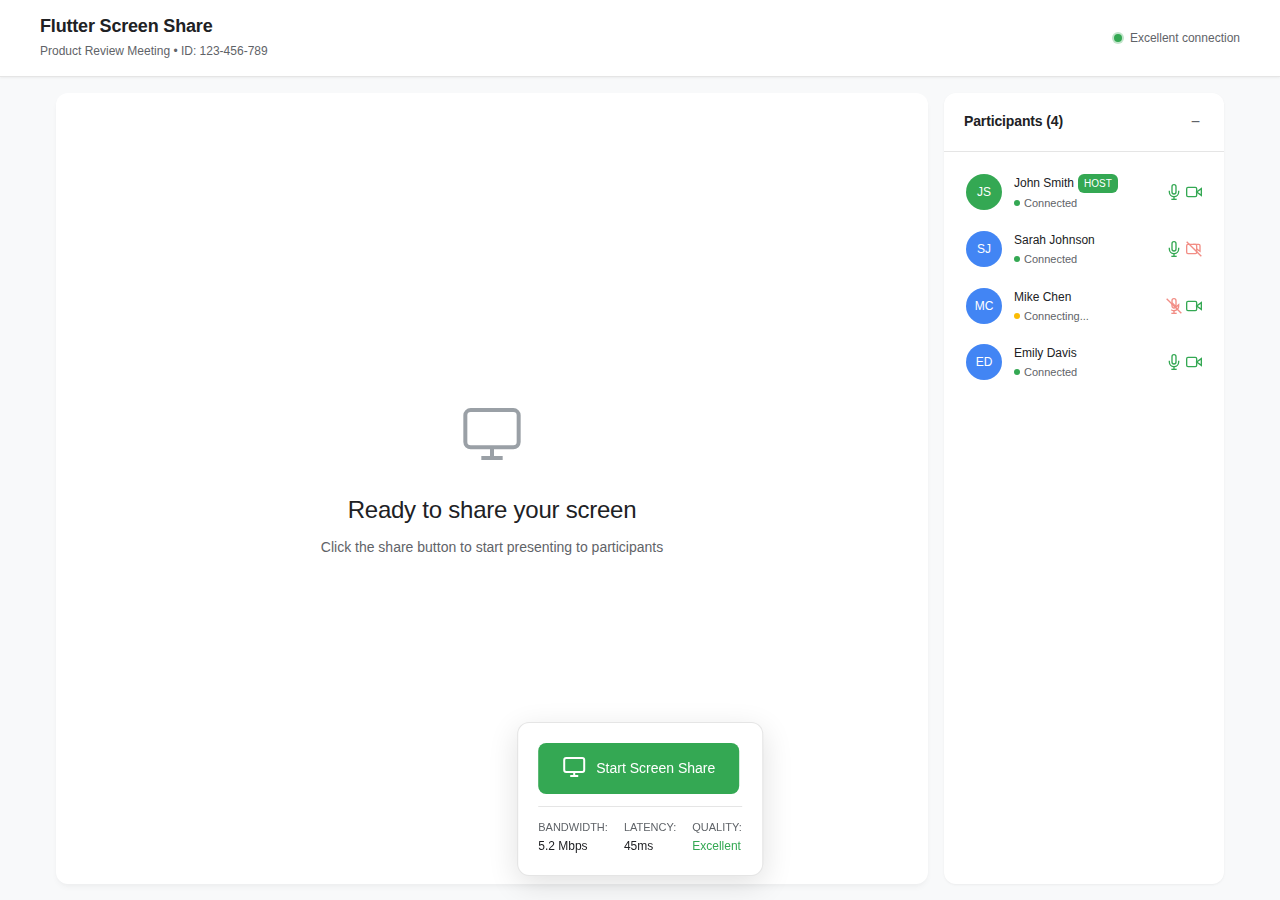
<file: docs/1/index.html>
<!DOCTYPE html>
<html lang="en">
<head>
    <meta charset="UTF-8">
    <meta name="viewport" content="width=device-width, initial-scale=1.0">
    <title>Flutter Screen Share</title>
    <link rel="stylesheet" href="style.css">
</head>
<body>
    <div id="app" class="app-container">
        <!-- App Header -->
        <header class="app-header">
            <div class="header-content">
                <div class="header-left">
                    <h1 class="app-title">Flutter Screen Share</h1>
                    <span class="meeting-info">Product Review Meeting • ID: 123-456-789</span>
                </div>
                <div class="header-right">
                    <div class="connection-status">
                        <div class="status-indicator excellent"></div>
                        <span class="status-text">Excellent connection</span>
                    </div>
                </div>
            </div>
        </header>

        <!-- Main Content Area -->
        <main class="main-content">
            <!-- Screen Display Area -->
            <div class="screen-display-container">
                <div id="screenDisplay" class="screen-display">
                    <!-- Waiting State -->
                    <div id="waitingState" class="waiting-state">
                        <div class="waiting-content">
                            <div class="waiting-icon">
                                <svg width="64" height="64" viewBox="0 0 24 24" fill="none" stroke="currentColor" stroke-width="1.5">
                                    <rect x="2" y="3" width="20" height="14" rx="2" ry="2"/>
                                    <line x1="8" y1="21" x2="16" y2="21"/>
                                    <line x1="12" y1="17" x2="12" y2="21"/>
                                </svg>
                            </div>
                            <h2>Ready to share your screen</h2>
                            <p>Click the share button to start presenting to participants</p>
                        </div>
                    </div>

                    <!-- Sharing Content -->
                    <div id="sharingContent" class="sharing-content hidden">
                        <div class="content-header">
                            <div class="sharing-indicator">
                                <div class="pulse-dot"></div>
                                <span>You're sharing your screen</span>
                            </div>
                            <div class="content-info">
                                <h3>Q4 Sales Report</h3>
                                <span>Slide 3 of 12</span>
                            </div>
                        </div>
                        <div class="simulated-content">
                            <div class="content-placeholder">
                                <div class="chart-placeholder">
                                    <div class="chart-bar" style="height: 60%"></div>
                                    <div class="chart-bar" style="height: 80%"></div>
                                    <div class="chart-bar" style="height: 40%"></div>
                                    <div class="chart-bar" style="height: 90%"></div>
                                    <div class="chart-bar" style="height: 70%"></div>
                                </div>
                                <h4>Revenue Growth Trends</h4>
                                <p>Showing impressive growth across all quarters</p>
                            </div>
                        </div>
                    </div>

                    <!-- Loading State -->
                    <div id="loadingState" class="loading-state hidden">
                        <div class="loading-content">
                            <div class="loading-spinner"></div>
                            <h3 id="loadingText">Starting screen share...</h3>
                            <p>Preparing your content for participants</p>
                        </div>
                    </div>
                </div>

                <!-- Full Screen Toggle -->
                <button id="fullscreenBtn" class="fullscreen-btn hidden">
                    <svg width="20" height="20" viewBox="0 0 24 24" fill="none" stroke="currentColor" stroke-width="2">
                        <path d="M8 3H5a2 2 0 0 0-2 2v3m18 0V5a2 2 0 0 0-2-2h-3m0 18h3a2 2 0 0 0 2-2v-3M3 16v3a2 2 0 0 0 2 2h3"/>
                    </svg>
                </button>
            </div>

            <!-- Participants Panel -->
            <aside id="participantsPanel" class="participants-panel">
                <div class="panel-header">
                    <h3>Participants (4)</h3>
                    <button class="panel-minimize" onclick="toggleParticipantsPanel()">−</button>
                </div>
                <div class="participants-list" id="participantsList">
                    <!-- Participants will be dynamically added here -->
                </div>
            </aside>
        </main>

        <!-- Control Panel -->
        <div id="controlPanel" class="control-panel">
            <div class="control-panel-content">
                <!-- Main Action Button -->
                <button id="shareBtn" class="share-btn start">
                    <span class="btn-icon">
                        <svg width="24" height="24" viewBox="0 0 24 24" fill="none" stroke="currentColor" stroke-width="2">
                            <rect x="2" y="3" width="20" height="14" rx="2" ry="2"/>
                            <line x1="8" y1="21" x2="16" y2="21"/>
                            <line x1="12" y1="17" x2="12" y2="21"/>
                        </svg>
                    </span>
                    <span class="btn-text">Start Screen Share</span>
                </button>

                <!-- Control Options -->
                <div id="controlOptions" class="control-options hidden">
                    <div class="control-group">
                        <label class="control-label">
                            <input type="checkbox" id="audioToggle" checked>
                            <span class="control-text">Share audio</span>
                        </label>
                    </div>

                    <div class="control-group">
                        <label for="qualitySelect" class="control-text">Quality:</label>
                        <select id="qualitySelect" class="form-control">
                            <option value="720p">720p HD (1.5 Mbps)</option>
                            <option value="1080p" selected>1080p Full HD (3.0 Mbps)</option>
                            <option value="4k">4K Ultra HD (8.0 Mbps)</option>
                        </select>
                    </div>

                    <button id="settingsBtn" class="control-btn secondary">
                        <svg width="18" height="18" viewBox="0 0 24 24" fill="none" stroke="currentColor" stroke-width="2">
                            <circle cx="12" cy="12" r="3"/>
                            <path d="M12 1v6m0 6v6m11-7h-6m-6 0H1"/>
                        </svg>
                        Settings
                    </button>
                </div>
            </div>

            <!-- Connection Stats -->
            <div class="connection-stats">
                <div class="stat-item">
                    <span class="stat-label">Bandwidth:</span>
                    <span class="stat-value">5.2 Mbps</span>
                </div>
                <div class="stat-item">
                    <span class="stat-label">Latency:</span>
                    <span class="stat-value">45ms</span>
                </div>
                <div class="stat-item">
                    <span class="stat-label">Quality:</span>
                    <span class="stat-value excellent">Excellent</span>
                </div>
            </div>
        </div>

        <!-- Settings Modal -->
        <div id="settingsModal" class="modal hidden">
            <div class="modal-backdrop"></div>
            <div class="modal-content">
                <div class="modal-header">
                    <h3>Screen Share Settings</h3>
                    <button class="modal-close" onclick="closeSettingsModal()">×</button>
                </div>
                <div class="modal-body">
                    <div class="settings-section">
                        <h4>Video Quality</h4>
                        <div class="setting-options">
                            <label><input type="radio" name="quality" value="720p"> 720p HD - Optimized for slower connections</label>
                            <label><input type="radio" name="quality" value="1080p" checked> 1080p Full HD - Recommended</label>
                            <label><input type="radio" name="quality" value="4k"> 4K Ultra HD - Requires high bandwidth</label>
                        </div>
                    </div>
                    <div class="settings-section">
                        <h4>Audio Settings</h4>
                        <label class="setting-toggle">
                            <input type="checkbox" id="audioEnabledSettings" checked>
                            <span>Share system audio</span>
                        </label>
                    </div>
                    <div class="settings-section">
                        <h4>Display Options</h4>
                        <label class="setting-toggle">
                            <input type="checkbox" id="fullScreenDefault">
                            <span>Start in full screen mode</span>
                        </label>
                    </div>
                </div>
                <div class="modal-footer">
                    <button class="btn btn--secondary" onclick="closeSettingsModal()">Cancel</button>
                    <button class="btn btn--primary" onclick="applySettings()">Apply Settings</button>
                </div>
            </div>
        </div>
    </div>

    <script src="app.js"></script>
</body>
</html>
</file>
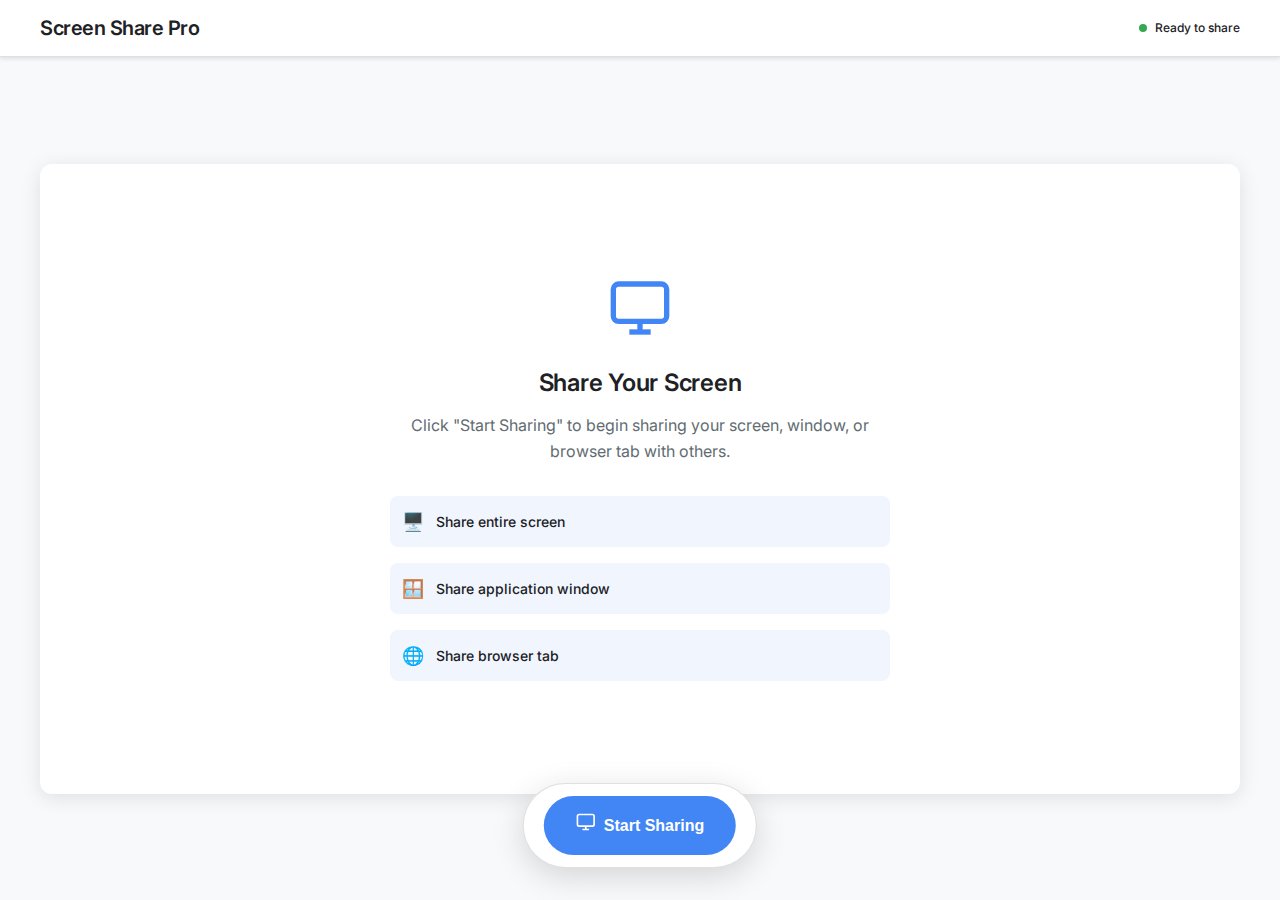
<file: docs/2/index.html>
<!DOCTYPE html>
<html lang="en">
<head>
    <meta charset="UTF-8">
    <meta name="viewport" content="width=device-width, initial-scale=1.0">
    <title>Screen Share Pro</title>
    <link rel="stylesheet" href="style.css">
    <link href="https://fonts.googleapis.com/css2?family=Inter:wght@400;500;600&family=Roboto:wght@400;500;600&display=swap" rel="stylesheet">
</head>
<body>
    <!-- Application Container -->
    <div id="app" class="app-container">
        <!-- Header -->
        <header class="app-header">
            <div class="header-content">
                <h1 class="app-title">Screen Share Pro</h1>
                <div class="status-indicator" id="statusIndicator">
                    <span class="status-dot"></span>
                    <span class="status-text">Ready to share</span>
                </div>
            </div>
        </header>

        <!-- Main Content Area -->
        <main class="main-content">
            <!-- Video Display Area -->
            <div class="video-container" id="videoContainer">
                <video 
                    id="sharedVideo" 
                    class="shared-video hidden" 
                    autoplay 
                    muted 
                    playsinline>
                </video>
                
                <!-- Welcome/Placeholder State -->
                <div class="welcome-state" id="welcomeState">
                    <div class="welcome-content">
                        <div class="welcome-icon">
                            <svg width="64" height="64" viewBox="0 0 24 24" fill="none" xmlns="http://www.w3.org/2000/svg">
                                <rect x="2" y="3" width="20" height="14" rx="2" stroke="currentColor" stroke-width="2"/>
                                <line x1="8" y1="21" x2="16" y2="21" stroke="currentColor" stroke-width="2"/>
                                <line x1="12" y1="17" x2="12" y2="21" stroke="currentColor" stroke-width="2"/>
                            </svg>
                        </div>
                        <h2 class="welcome-title">Share Your Screen</h2>
                        <p class="welcome-description">
                            Click "Start Sharing" to begin sharing your screen, window, or browser tab with others.
                        </p>
                        <div class="welcome-features">
                            <div class="feature-item">
                                <span class="feature-icon">🖥️</span>
                                <span>Share entire screen</span>
                            </div>
                            <div class="feature-item">
                                <span class="feature-icon">🪟</span>
                                <span>Share application window</span>
                            </div>
                            <div class="feature-item">
                                <span class="feature-icon">🌐</span>
                                <span>Share browser tab</span>
                            </div>
                        </div>
                    </div>
                </div>

                <!-- Loading State -->
                <div class="loading-state hidden" id="loadingState">
                    <div class="loading-content">
                        <div class="loading-spinner"></div>
                        <p class="loading-text">Initializing screen share...</p>
                    </div>
                </div>

                <!-- Error State -->
                <div class="error-state hidden" id="errorState">
                    <div class="error-content">
                        <div class="error-icon">⚠️</div>
                        <h3 class="error-title">Something went wrong</h3>
                        <p class="error-message" id="errorMessage">
                            Unable to access screen sharing. Please check your browser permissions.
                        </p>
                        <button class="btn btn--primary" onclick="screenShare.handleRetry()">
                            Try Again
                        </button>
                    </div>
                </div>
            </div>
        </main>

        <!-- Floating Control Panel -->
        <div class="floating-controls" id="floatingControls">
            <div class="control-panel">
                <!-- Primary Share Button -->
                <button 
                    class="btn btn--primary btn--large share-button" 
                    id="shareButton"
                    onclick="screenShare.toggleSharing()">
                    <span class="button-icon" id="shareButtonIcon">
                        <svg width="20" height="20" viewBox="0 0 24 24" fill="none" xmlns="http://www.w3.org/2000/svg">
                            <rect x="2" y="3" width="20" height="14" rx="2" stroke="currentColor" stroke-width="2"/>
                            <line x1="8" y1="21" x2="16" y2="21" stroke="currentColor" stroke-width="2"/>
                            <line x1="12" y1="17" x2="12" y2="21" stroke="currentColor" stroke-width="2"/>
                        </svg>
                    </span>
                    <span id="shareButtonText">Start Sharing</span>
                </button>

                <!-- Secondary Controls (shown when sharing) -->
                <div class="secondary-controls hidden" id="secondaryControls">
                    <!-- Fullscreen Toggle -->
                    <button 
                        class="btn btn--secondary control-btn" 
                        id="fullscreenButton"
                        onclick="screenShare.toggleFullscreen()"
                        title="Toggle fullscreen">
                        <svg width="18" height="18" viewBox="0 0 24 24" fill="none" xmlns="http://www.w3.org/2000/svg">
                            <path d="M8 3H5a2 2 0 0 0-2 2v3m18 0V5a2 2 0 0 0-2-2h-3m0 18h3a2 2 0 0 0 2-2v-3M3 16v3a2 2 0 0 0 2 2h3" stroke="currentColor" stroke-width="2" stroke-linecap="round" stroke-linejoin="round"/>
                        </svg>
                    </button>

                    <!-- Settings Menu -->
                    <button 
                        class="btn btn--secondary control-btn" 
                        id="settingsButton"
                        onclick="screenShare.toggleSettings()"
                        title="Settings">
                        <svg width="18" height="18" viewBox="0 0 24 24" fill="none" xmlns="http://www.w3.org/2000/svg">
                            <circle cx="12" cy="12" r="3" stroke="currentColor" stroke-width="2"/>
                            <path d="M12 1v6m0 6v6M5.64 7.05l4.24 4.24m4.24 0l4.24-4.24M1 12h6m6 0h6m-4.36 4.95L12 12l-4.24 4.24" stroke="currentColor" stroke-width="2"/>
                        </svg>
                    </button>
                </div>
            </div>

            <!-- Settings Panel -->
            <div class="settings-panel hidden" id="settingsPanel">
                <div class="settings-content">
                    <h3>Settings</h3>
                    <div class="setting-item">
                        <label class="setting-label">
                            <input type="checkbox" id="includeAudio" checked>
                            <span class="checkmark"></span>
                            Include system audio
                        </label>
                    </div>
                    <div class="setting-item">
                        <label class="setting-label">
                            Video Quality
                            <select class="form-control" id="videoQuality">
                                <option value="720p">720p</option>
                                <option value="1080p" selected>1080p</option>
                                <option value="1440p">1440p</option>
                            </select>
                        </label>
                    </div>
                </div>
            </div>
        </div>

        <!-- Browser Support Notice -->
        <div class="browser-notice hidden" id="browserNotice">
            <div class="notice-content">
                <p>⚠️ Screen sharing is not supported in your browser. Please use Chrome 72+, Firefox 66+, Safari 13+, or Edge 79+.</p>
            </div>
        </div>
    </div>

    <script src="app.js"></script>
</body>
</html>
</file>
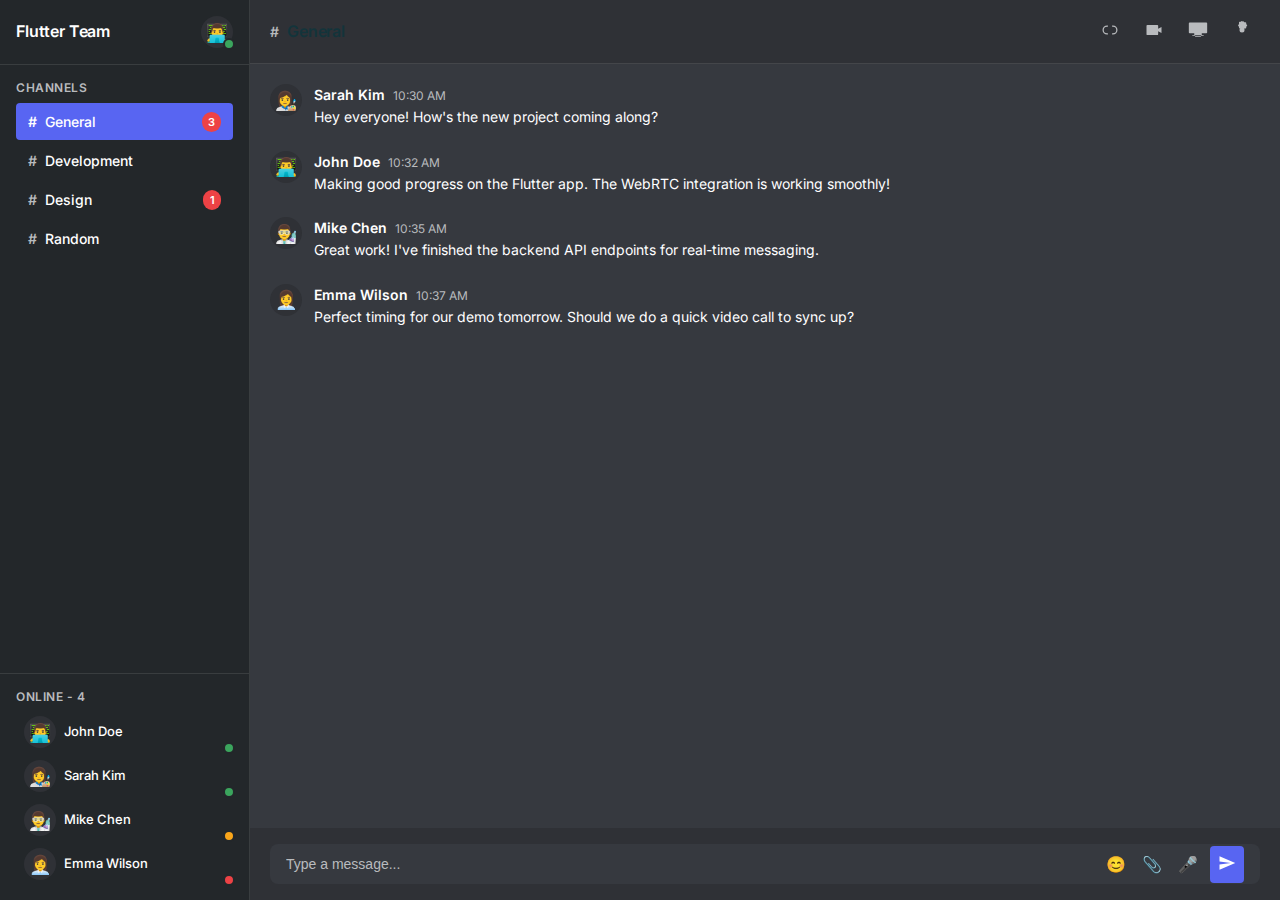
<file: docs/flutter-comm-app/index.html>
<!DOCTYPE html>
<html lang="en">
<head>
    <meta charset="UTF-8">
    <meta name="viewport" content="width=device-width, initial-scale=1.0">
    <title>Flutter Communication App</title>
    <link rel="stylesheet" href="style.css">
    <link rel="preconnect" href="https://fonts.googleapis.com">
    <link rel="preconnect" href="https://fonts.gstatic.com" crossorigin>
    <link href="https://fonts.googleapis.com/css2?family=Inter:wght@400;500;600&display=swap" rel="stylesheet">
</head>
<body>
    <!-- Main App Container -->
    <div class="app-container">
        <!-- Sidebar -->
        <div class="sidebar">
            <div class="sidebar-header">
                <h2>Flutter Team</h2>
                <div class="user-status">
                    <span class="user-avatar">👨‍💻</span>
                    <span class="status-indicator status-online"></span>
                </div>
            </div>

            <!-- Channel List -->
            <div class="channels-section">
                <h3>Channels</h3>
                <div class="channel-list">
                    <div class="channel-item active" data-channel="general">
                        <span class="channel-icon">#</span>
                        <span class="channel-name">General</span>
                        <span class="unread-badge">3</span>
                    </div>
                    <div class="channel-item" data-channel="development">
                        <span class="channel-icon">#</span>
                        <span class="channel-name">Development</span>
                    </div>
                    <div class="channel-item" data-channel="design">
                        <span class="channel-icon">#</span>
                        <span class="channel-name">Design</span>
                        <span class="unread-badge">1</span>
                    </div>
                    <div class="channel-item" data-channel="random">
                        <span class="channel-icon">#</span>
                        <span class="channel-name">Random</span>
                    </div>
                </div>
            </div>

            <!-- Online Users -->
            <div class="users-section">
                <h3>Online - 4</h3>
                <div class="user-list">
                    <div class="user-item">
                        <span class="user-avatar">👨‍💻</span>
                        <span class="user-name">John Doe</span>
                        <span class="status-indicator status-online"></span>
                    </div>
                    <div class="user-item">
                        <span class="user-avatar">👩‍🎨</span>
                        <span class="user-name">Sarah Kim</span>
                        <span class="status-indicator status-online"></span>
                    </div>
                    <div class="user-item">
                        <span class="user-avatar">👨‍🔬</span>
                        <span class="user-name">Mike Chen</span>
                        <span class="status-indicator status-away"></span>
                    </div>
                    <div class="user-item">
                        <span class="user-avatar">👩‍💼</span>
                        <span class="user-name">Emma Wilson</span>
                        <span class="status-indicator status-busy"></span>
                    </div>
                </div>
            </div>
        </div>

        <!-- Main Content Area -->
        <div class="main-content">
            <!-- Top Navigation -->
            <div class="top-nav">
                <div class="channel-info">
                    <span class="channel-icon">#</span>
                    <h2 id="current-channel">General</h2>
                </div>
                <div class="nav-controls">
                    <button class="nav-btn" id="voice-call-btn" title="Start Voice Call">
                        <svg width="20" height="20" viewBox="0 0 24 24" fill="currentColor">
                            <path d="M15.5 6.5A5.5 5.5 0 0 1 21 12a5.5 5.5 0 0 1-5.5 5.5h-1V16h1a4 4 0 0 0 4-4 4 4 0 0 0-4-4h-1V6.5h1Z"/>
                            <path d="M8.5 6.5h1V8h-1a4 4 0 0 0-4 4 4 4 0 0 0 4 4h1v1.5h-1A5.5 5.5 0 0 1 3 12a5.5 5.5 0 0 1 5.5-5.5Z"/>
                        </svg>
                    </button>
                    <button class="nav-btn" id="video-call-btn" title="Start Video Call">
                        <svg width="20" height="20" viewBox="0 0 24 24" fill="currentColor">
                            <path d="M17 10.5V7a1 1 0 0 0-1-1H4a1 1 0 0 0-1 1v10a1 1 0 0 0 1 1h12a1 1 0 0 0 1-1v-3.5l4 2v-7l-4 2Z"/>
                        </svg>
                    </button>
                    <button class="nav-btn" id="screen-share-btn" title="Screen Share">
                        <svg width="20" height="20" viewBox="0 0 24 24" fill="currentColor">
                            <path d="M2 3a1 1 0 0 0-1 1v11a1 1 0 0 0 1 1h5.5v2h-2a.5.5 0 0 0 0 1h13a.5.5 0 0 0 0-1h-2v-2H22a1 1 0 0 0 1-1V4a1 1 0 0 0-1-1H2Zm13.5 15v2h-7v-2h7Z"/>
                        </svg>
                    </button>
                    <button class="nav-btn" id="settings-btn" title="Settings">
                        <svg width="20" height="20" viewBox="0 0 24 24" fill="currentColor">
                            <path d="M12.8 1.8c.32-.32.8-.32 1.12 0l.64.64c.2.2.48.3.76.3h.96c.44 0 .8.36.8.8v.96c0 .28.1.56.3.76l.64.64c.32.32.32.8 0 1.12l-.64.64c-.2.2-.3.48-.3.76v.96c0 .44-.36.8-.8.8h-.96c-.28 0-.56.1-.76.3l-.64.64c-.32.32-.8.32-1.12 0l-.64-.64c-.2-.2-.48-.3-.76-.3H9.2c-.44 0-.8-.36-.8-.8v-.96c0-.28-.1-.56-.3-.76l-.64-.64c-.32-.32-.32-.8 0-1.12l.64-.64c.2-.2.3-.48.3-.76V2.8c0-.44.36-.8.8-.8h.96c.28 0 .56-.1.76-.3l.64-.64Z"/>
                            <circle cx="12" cy="12" r="3"/>
                        </svg>
                    </button>
                </div>
            </div>

            <!-- Chat Interface -->
            <div id="chat-interface" class="interface-panel active">
                <div class="messages-container">
                    <div class="messages-list" id="messages-list">
                        <!-- Messages will be populated by JavaScript -->
                    </div>
                    <div class="typing-indicator hidden" id="typing-indicator">
                        <span class="user-avatar">👩‍🎨</span>
                        <div class="typing-dots">
                            <span>Sarah Kim is typing</span>
                            <div class="dots">
                                <div class="dot"></div>
                                <div class="dot"></div>
                                <div class="dot"></div>
                            </div>
                        </div>
                    </div>
                </div>
                
                <div class="message-input-container">
                    <div class="message-input-wrapper">
                        <input type="text" id="message-input" placeholder="Type a message..." maxlength="2000">
                        <button class="input-btn emoji-btn" title="Add emoji">😊</button>
                        <button class="input-btn file-btn" title="Attach file">📎</button>
                        <button class="input-btn voice-btn" title="Voice message">🎤</button>
                        <button class="send-btn" id="send-btn" title="Send message">
                            <svg width="18" height="18" viewBox="0 0 24 24" fill="currentColor">
                                <path d="M2 21l21-9L2 3v7l15 2-15 2v7z"/>
                            </svg>
                        </button>
                    </div>
                </div>
            </div>

            <!-- Voice Call Interface -->
            <div id="voice-call-interface" class="interface-panel">
                <div class="call-content">
                    <div class="call-header">
                        <h3>Voice Call</h3>
                        <span class="call-duration" id="call-duration">00:00</span>
                    </div>
                    
                    <div class="voice-participants">
                        <div class="voice-participant">
                            <div class="voice-avatar speaking">
                                <span class="user-avatar large">👨‍💻</span>
                            </div>
                            <span class="participant-name">John Doe</span>
                        </div>
                        <div class="voice-participant">
                            <div class="voice-avatar">
                                <span class="user-avatar large">👩‍🎨</span>
                            </div>
                            <span class="participant-name">Sarah Kim</span>
                        </div>
                        <div class="voice-participant">
                            <div class="voice-avatar">
                                <span class="user-avatar large muted">👩‍💼</span>
                            </div>
                            <span class="participant-name">Emma Wilson</span>
                        </div>
                    </div>

                    <div class="audio-visualizer">
                        <div class="audio-bars">
                            <div class="audio-bar"></div>
                            <div class="audio-bar"></div>
                            <div class="audio-bar"></div>
                            <div class="audio-bar"></div>
                            <div class="audio-bar"></div>
                            <div class="audio-bar"></div>
                            <div class="audio-bar"></div>
                            <div class="audio-bar"></div>
                        </div>
                    </div>
                </div>
            </div>

            <!-- Video Call Interface -->
            <div id="video-call-interface" class="interface-panel">
                <div class="video-call-content">
                    <div class="main-video">
                        <div class="video-placeholder">
                            <span class="user-avatar xlarge">👩‍🎨</span>
                            <span class="video-label">Sarah Kim</span>
                        </div>
                    </div>
                    
                    <div class="local-video">
                        <div class="video-placeholder small">
                            <span class="user-avatar">👨‍💻</span>
                            <span class="video-label small">You</span>
                        </div>
                    </div>

                    <div class="video-participants-strip">
                        <div class="video-participant-thumb">
                            <div class="video-placeholder thumb">
                                <span class="user-avatar">👨‍💻</span>
                            </div>
                        </div>
                        <div class="video-participant-thumb">
                            <div class="video-placeholder thumb">
                                <span class="user-avatar">👩‍🎨</span>
                            </div>
                        </div>
                        <div class="video-participant-thumb">
                            <div class="video-placeholder thumb">
                                <span class="user-avatar">👩‍💼</span>
                            </div>
                        </div>
                    </div>
                </div>
            </div>

            <!-- Screen Share Interface -->
            <div id="screen-share-interface" class="interface-panel">
                <div class="screen-share-content">
                    <div class="screen-share-main">
                        <div class="screen-placeholder">
                            <div class="mock-screen">
                                <div class="mock-titlebar">
                                    <div class="mock-buttons">
                                        <div class="mock-btn red"></div>
                                        <div class="mock-btn yellow"></div>
                                        <div class="mock-btn green"></div>
                                    </div>
                                    <span class="mock-title">Flutter Communication App</span>
                                </div>
                                <div class="mock-content">
                                    <div class="mock-sidebar"></div>
                                    <div class="mock-main">
                                        <div class="mock-text-line"></div>
                                        <div class="mock-text-line"></div>
                                        <div class="mock-text-line short"></div>
                                    </div>
                                </div>
                            </div>
                            <span class="screen-label">John's Screen</span>
                        </div>
                    </div>
                    
                    <div class="screen-participants">
                        <div class="screen-participant">
                            <span class="user-avatar">👨‍💻</span>
                        </div>
                        <div class="screen-participant">
                            <span class="user-avatar">👩‍🎨</span>
                        </div>
                        <div class="screen-participant">
                            <span class="user-avatar">👩‍💼</span>
                        </div>
                    </div>
                </div>
            </div>

            <!-- Call Controls (Floating) -->
            <div class="call-controls hidden" id="call-controls">
                <button class="control-btn" id="mute-btn" title="Mute/Unmute">
                    <svg width="20" height="20" viewBox="0 0 24 24" fill="currentColor">
                        <path d="M12 1a3 3 0 0 0-3 3v8a3 3 0 0 0 6 0V4a3 3 0 0 0-3-3Z"/>
                        <path d="M19 10v2a7 7 0 0 1-14 0v-2"/>
                        <line x1="12" x2="12" y1="19" y2="23"/>
                        <line x1="8" x2="16" y1="23" y2="23"/>
                    </svg>
                </button>
                <button class="control-btn" id="camera-btn" title="Camera On/Off">
                    <svg width="20" height="20" viewBox="0 0 24 24" fill="currentColor">
                        <path d="m16 10 4-4v12l-4-4v-4Z"/>
                        <rect width="12" height="10" x="2" y="7" rx="2" ry="2"/>
                    </svg>
                </button>
                <button class="control-btn" id="share-screen-btn" title="Share Screen">
                    <svg width="20" height="20" viewBox="0 0 24 24" fill="currentColor">
                        <rect width="20" height="14" x="2" y="3" rx="2" ry="2"/>
                        <line x1="8" x2="16" y1="21" y2="21"/>
                        <line x1="12" x2="12" y1="17" y2="21"/>
                    </svg>
                </button>
                <button class="control-btn more-btn" title="More Options">
                    <svg width="20" height="20" viewBox="0 0 24 24" fill="currentColor">
                        <circle cx="12" cy="12" r="1"/>
                        <circle cx="12" cy="5" r="1"/>
                        <circle cx="12" cy="19" r="1"/>
                    </svg>
                </button>
                <button class="control-btn end-call-btn" id="end-call-btn" title="End Call">
                    <svg width="20" height="20" viewBox="0 0 24 24" fill="currentColor">
                        <path d="M3 7c0-1.1.9-2 2-2h3.28c.35 0 .67.22.8.55l1.54 4.1c.08.22.08.46 0 .68s-.22.4-.44.48L8.5 11.5c.92 2.92 3.08 5.08 6 6l.78-1.68c.08-.22.26-.4.48-.44s.46-.08.68 0l4.1 1.54c.33.13.55.45.55.8V21c0 1.1-.9 2-2 2-8.82 0-16-7.18-16-16Z"/>
                    </svg>
                </button>
            </div>
        </div>
    </div>

    <script src="app.js"></script>
</body>
</html>
</file>
<file: docs/1/style.css>
:root {
  /* Primitive Color Tokens */
  --color-white: rgba(255, 255, 255, 1);
  --color-black: rgba(0, 0, 0, 1);
  --color-cream-50: rgba(252, 252, 249, 1);
  --color-cream-100: rgba(255, 255, 253, 1);
  --color-gray-200: rgba(245, 245, 245, 1);
  --color-gray-300: rgba(167, 169, 169, 1);
  --color-gray-400: rgba(119, 124, 124, 1);
  --color-slate-500: rgba(98, 108, 113, 1);
  --color-brown-600: rgba(94, 82, 64, 1);
  --color-charcoal-700: rgba(31, 33, 33, 1);
  --color-charcoal-800: rgba(38, 40, 40, 1);
  --color-slate-900: rgba(19, 52, 59, 1);
  --color-teal-300: rgba(50, 184, 198, 1);
  --color-teal-400: rgba(45, 166, 178, 1);
  --color-teal-500: rgba(33, 128, 141, 1);
  --color-teal-600: rgba(29, 116, 128, 1);
  --color-teal-700: rgba(26, 104, 115, 1);
  --color-teal-800: rgba(41, 150, 161, 1);
  --color-red-400: rgba(255, 84, 89, 1);
  --color-red-500: rgba(192, 21, 47, 1);
  --color-orange-400: rgba(230, 129, 97, 1);
  --color-orange-500: rgba(168, 75, 47, 1);

  /* RGB versions for opacity control */
  --color-brown-600-rgb: 94, 82, 64;
  --color-teal-500-rgb: 33, 128, 141;
  --color-slate-900-rgb: 19, 52, 59;
  --color-slate-500-rgb: 98, 108, 113;
  --color-red-500-rgb: 192, 21, 47;
  --color-red-400-rgb: 255, 84, 89;
  --color-orange-500-rgb: 168, 75, 47;
  --color-orange-400-rgb: 230, 129, 97;

  /* Background color tokens (Light Mode) */
  --color-bg-1: rgba(59, 130, 246, 0.08); /* Light blue */
  --color-bg-2: rgba(245, 158, 11, 0.08); /* Light yellow */
  --color-bg-3: rgba(34, 197, 94, 0.08); /* Light green */
  --color-bg-4: rgba(239, 68, 68, 0.08); /* Light red */
  --color-bg-5: rgba(147, 51, 234, 0.08); /* Light purple */
  --color-bg-6: rgba(249, 115, 22, 0.08); /* Light orange */
  --color-bg-7: rgba(236, 72, 153, 0.08); /* Light pink */
  --color-bg-8: rgba(6, 182, 212, 0.08); /* Light cyan */

  /* Semantic Color Tokens (Light Mode) */
  --color-background: var(--color-cream-50);
  --color-surface: var(--color-cream-100);
  --color-text: var(--color-slate-900);
  --color-text-secondary: var(--color-slate-500);
  --color-primary: var(--color-teal-500);
  --color-primary-hover: var(--color-teal-600);
  --color-primary-active: var(--color-teal-700);
  --color-secondary: rgba(var(--color-brown-600-rgb), 0.12);
  --color-secondary-hover: rgba(var(--color-brown-600-rgb), 0.2);
  --color-secondary-active: rgba(var(--color-brown-600-rgb), 0.25);
  --color-border: rgba(var(--color-brown-600-rgb), 0.2);
  --color-btn-primary-text: var(--color-cream-50);
  --color-card-border: rgba(var(--color-brown-600-rgb), 0.12);
  --color-card-border-inner: rgba(var(--color-brown-600-rgb), 0.12);
  --color-error: var(--color-red-500);
  --color-success: var(--color-teal-500);
  --color-warning: var(--color-orange-500);
  --color-info: var(--color-slate-500);
  --color-focus-ring: rgba(var(--color-teal-500-rgb), 0.4);
  --color-select-caret: rgba(var(--color-slate-900-rgb), 0.8);

  /* Common style patterns */
  --focus-ring: 0 0 0 3px var(--color-focus-ring);
  --focus-outline: 2px solid var(--color-primary);
  --status-bg-opacity: 0.15;
  --status-border-opacity: 0.25;
  --select-caret-light: url("data:image/svg+xml,%3Csvg xmlns='http://www.w3.org/2000/svg' width='16' height='16' viewBox='0 0 24 24' fill='none' stroke='%23134252' stroke-width='2' stroke-linecap='round' stroke-linejoin='round'%3E%3Cpolyline points='6 9 12 15 18 9'%3E%3C/polyline%3E%3C/svg%3E");
  --select-caret-dark: url("data:image/svg+xml,%3Csvg xmlns='http://www.w3.org/2000/svg' width='16' height='16' viewBox='0 0 24 24' fill='none' stroke='%23f5f5f5' stroke-width='2' stroke-linecap='round' stroke-linejoin='round'%3E%3Cpolyline points='6 9 12 15 18 9'%3E%3C/polyline%3E%3C/svg%3E");

  /* RGB versions for opacity control */
  --color-success-rgb: 33, 128, 141;
  --color-error-rgb: 192, 21, 47;
  --color-warning-rgb: 168, 75, 47;
  --color-info-rgb: 98, 108, 113;

  /* Typography */
  --font-family-base: "FKGroteskNeue", "Geist", "Inter", -apple-system,
    BlinkMacSystemFont, "Segoe UI", Roboto, sans-serif;
  --font-family-mono: "Berkeley Mono", ui-monospace, SFMono-Regular, Menlo,
    Monaco, Consolas, monospace;
  --font-size-xs: 11px;
  --font-size-sm: 12px;
  --font-size-base: 14px;
  --font-size-md: 14px;
  --font-size-lg: 16px;
  --font-size-xl: 18px;
  --font-size-2xl: 20px;
  --font-size-3xl: 24px;
  --font-size-4xl: 30px;
  --font-weight-normal: 400;
  --font-weight-medium: 500;
  --font-weight-semibold: 550;
  --font-weight-bold: 600;
  --line-height-tight: 1.2;
  --line-height-normal: 1.5;
  --letter-spacing-tight: -0.01em;

  /* Spacing */
  --space-0: 0;
  --space-1: 1px;
  --space-2: 2px;
  --space-4: 4px;
  --space-6: 6px;
  --space-8: 8px;
  --space-10: 10px;
  --space-12: 12px;
  --space-16: 16px;
  --space-20: 20px;
  --space-24: 24px;
  --space-32: 32px;

  /* Border Radius */
  --radius-sm: 6px;
  --radius-base: 8px;
  --radius-md: 10px;
  --radius-lg: 12px;
  --radius-full: 9999px;

  /* Shadows */
  --shadow-xs: 0 1px 2px rgba(0, 0, 0, 0.02);
  --shadow-sm: 0 1px 3px rgba(0, 0, 0, 0.04), 0 1px 2px rgba(0, 0, 0, 0.02);
  --shadow-md: 0 4px 6px -1px rgba(0, 0, 0, 0.04),
    0 2px 4px -1px rgba(0, 0, 0, 0.02);
  --shadow-lg: 0 10px 15px -3px rgba(0, 0, 0, 0.04),
    0 4px 6px -2px rgba(0, 0, 0, 0.02);
  --shadow-inset-sm: inset 0 1px 0 rgba(255, 255, 255, 0.15),
    inset 0 -1px 0 rgba(0, 0, 0, 0.03);

  /* Animation */
  --duration-fast: 150ms;
  --duration-normal: 250ms;
  --ease-standard: cubic-bezier(0.16, 1, 0.3, 1);

  /* Layout */
  --container-sm: 640px;
  --container-md: 768px;
  --container-lg: 1024px;
  --container-xl: 1280px;
}

/* Dark mode colors */
@media (prefers-color-scheme: dark) {
  :root {
    /* RGB versions for opacity control (Dark Mode) */
    --color-gray-400-rgb: 119, 124, 124;
    --color-teal-300-rgb: 50, 184, 198;
    --color-gray-300-rgb: 167, 169, 169;
    --color-gray-200-rgb: 245, 245, 245;

    /* Background color tokens (Dark Mode) */
    --color-bg-1: rgba(29, 78, 216, 0.15); /* Dark blue */
    --color-bg-2: rgba(180, 83, 9, 0.15); /* Dark yellow */
    --color-bg-3: rgba(21, 128, 61, 0.15); /* Dark green */
    --color-bg-4: rgba(185, 28, 28, 0.15); /* Dark red */
    --color-bg-5: rgba(107, 33, 168, 0.15); /* Dark purple */
    --color-bg-6: rgba(194, 65, 12, 0.15); /* Dark orange */
    --color-bg-7: rgba(190, 24, 93, 0.15); /* Dark pink */
    --color-bg-8: rgba(8, 145, 178, 0.15); /* Dark cyan */
    
    /* Semantic Color Tokens (Dark Mode) */
    --color-background: var(--color-charcoal-700);
    --color-surface: var(--color-charcoal-800);
    --color-text: var(--color-gray-200);
    --color-text-secondary: rgba(var(--color-gray-300-rgb), 0.7);
    --color-primary: var(--color-teal-300);
    --color-primary-hover: var(--color-teal-400);
    --color-primary-active: var(--color-teal-800);
    --color-secondary: rgba(var(--color-gray-400-rgb), 0.15);
    --color-secondary-hover: rgba(var(--color-gray-400-rgb), 0.25);
    --color-secondary-active: rgba(var(--color-gray-400-rgb), 0.3);
    --color-border: rgba(var(--color-gray-400-rgb), 0.3);
    --color-error: var(--color-red-400);
    --color-success: var(--color-teal-300);
    --color-warning: var(--color-orange-400);
    --color-info: var(--color-gray-300);
    --color-focus-ring: rgba(var(--color-teal-300-rgb), 0.4);
    --color-btn-primary-text: var(--color-slate-900);
    --color-card-border: rgba(var(--color-gray-400-rgb), 0.2);
    --color-card-border-inner: rgba(var(--color-gray-400-rgb), 0.15);
    --shadow-inset-sm: inset 0 1px 0 rgba(255, 255, 255, 0.1),
      inset 0 -1px 0 rgba(0, 0, 0, 0.15);
    --button-border-secondary: rgba(var(--color-gray-400-rgb), 0.2);
    --color-border-secondary: rgba(var(--color-gray-400-rgb), 0.2);
    --color-select-caret: rgba(var(--color-gray-200-rgb), 0.8);

    /* Common style patterns - updated for dark mode */
    --focus-ring: 0 0 0 3px var(--color-focus-ring);
    --focus-outline: 2px solid var(--color-primary);
    --status-bg-opacity: 0.15;
    --status-border-opacity: 0.25;
    --select-caret-light: url("data:image/svg+xml,%3Csvg xmlns='http://www.w3.org/2000/svg' width='16' height='16' viewBox='0 0 24 24' fill='none' stroke='%23134252' stroke-width='2' stroke-linecap='round' stroke-linejoin='round'%3E%3Cpolyline points='6 9 12 15 18 9'%3E%3C/polyline%3E%3C/svg%3E");
    --select-caret-dark: url("data:image/svg+xml,%3Csvg xmlns='http://www.w3.org/2000/svg' width='16' height='16' viewBox='0 0 24 24' fill='none' stroke='%23f5f5f5' stroke-width='2' stroke-linecap='round' stroke-linejoin='round'%3E%3Cpolyline points='6 9 12 15 18 9'%3E%3C/polyline%3E%3C/svg%3E");

    /* RGB versions for dark mode */
    --color-success-rgb: var(--color-teal-300-rgb);
    --color-error-rgb: var(--color-red-400-rgb);
    --color-warning-rgb: var(--color-orange-400-rgb);
    --color-info-rgb: var(--color-gray-300-rgb);
  }
}

/* Data attribute for manual theme switching */
[data-color-scheme="dark"] {
  /* RGB versions for opacity control (dark mode) */
  --color-gray-400-rgb: 119, 124, 124;
  --color-teal-300-rgb: 50, 184, 198;
  --color-gray-300-rgb: 167, 169, 169;
  --color-gray-200-rgb: 245, 245, 245;

  /* Colorful background palette - Dark Mode */
  --color-bg-1: rgba(29, 78, 216, 0.15); /* Dark blue */
  --color-bg-2: rgba(180, 83, 9, 0.15); /* Dark yellow */
  --color-bg-3: rgba(21, 128, 61, 0.15); /* Dark green */
  --color-bg-4: rgba(185, 28, 28, 0.15); /* Dark red */
  --color-bg-5: rgba(107, 33, 168, 0.15); /* Dark purple */
  --color-bg-6: rgba(194, 65, 12, 0.15); /* Dark orange */
  --color-bg-7: rgba(190, 24, 93, 0.15); /* Dark pink */
  --color-bg-8: rgba(8, 145, 178, 0.15); /* Dark cyan */
  
  /* Semantic Color Tokens (Dark Mode) */
  --color-background: var(--color-charcoal-700);
  --color-surface: var(--color-charcoal-800);
  --color-text: var(--color-gray-200);
  --color-text-secondary: rgba(var(--color-gray-300-rgb), 0.7);
  --color-primary: var(--color-teal-300);
  --color-primary-hover: var(--color-teal-400);
  --color-primary-active: var(--color-teal-800);
  --color-secondary: rgba(var(--color-gray-400-rgb), 0.15);
  --color-secondary-hover: rgba(var(--color-gray-400-rgb), 0.25);
  --color-secondary-active: rgba(var(--color-gray-400-rgb), 0.3);
  --color-border: rgba(var(--color-gray-400-rgb), 0.3);
  --color-error: var(--color-red-400);
  --color-success: var(--color-teal-300);
  --color-warning: var(--color-orange-400);
  --color-info: var(--color-gray-300);
  --color-focus-ring: rgba(var(--color-teal-300-rgb), 0.4);
  --color-btn-primary-text: var(--color-slate-900);
  --color-card-border: rgba(var(--color-gray-400-rgb), 0.15);
  --color-card-border-inner: rgba(var(--color-gray-400-rgb), 0.15);
  --shadow-inset-sm: inset 0 1px 0 rgba(255, 255, 255, 0.1),
    inset 0 -1px 0 rgba(0, 0, 0, 0.15);
  --color-border-secondary: rgba(var(--color-gray-400-rgb), 0.2);
  --color-select-caret: rgba(var(--color-gray-200-rgb), 0.8);

  /* Common style patterns - updated for dark mode */
  --focus-ring: 0 0 0 3px var(--color-focus-ring);
  --focus-outline: 2px solid var(--color-primary);
  --status-bg-opacity: 0.15;
  --status-border-opacity: 0.25;
  --select-caret-light: url("data:image/svg+xml,%3Csvg xmlns='http://www.w3.org/2000/svg' width='16' height='16' viewBox='0 0 24 24' fill='none' stroke='%23134252' stroke-width='2' stroke-linecap='round' stroke-linejoin='round'%3E%3Cpolyline points='6 9 12 15 18 9'%3E%3C/polyline%3E%3C/svg%3E");
  --select-caret-dark: url("data:image/svg+xml,%3Csvg xmlns='http://www.w3.org/2000/svg' width='16' height='16' viewBox='0 0 24 24' fill='none' stroke='%23f5f5f5' stroke-width='2' stroke-linecap='round' stroke-linejoin='round'%3E%3Cpolyline points='6 9 12 15 18 9'%3E%3C/polyline%3E%3C/svg%3E");

  /* RGB versions for dark mode */
  --color-success-rgb: var(--color-teal-300-rgb);
  --color-error-rgb: var(--color-red-400-rgb);
  --color-warning-rgb: var(--color-orange-400-rgb);
  --color-info-rgb: var(--color-gray-300-rgb);
}

[data-color-scheme="light"] {
  /* RGB versions for opacity control (light mode) */
  --color-brown-600-rgb: 94, 82, 64;
  --color-teal-500-rgb: 33, 128, 141;
  --color-slate-900-rgb: 19, 52, 59;
  
  /* Semantic Color Tokens (Light Mode) */
  --color-background: var(--color-cream-50);
  --color-surface: var(--color-cream-100);
  --color-text: var(--color-slate-900);
  --color-text-secondary: var(--color-slate-500);
  --color-primary: var(--color-teal-500);
  --color-primary-hover: var(--color-teal-600);
  --color-primary-active: var(--color-teal-700);
  --color-secondary: rgba(var(--color-brown-600-rgb), 0.12);
  --color-secondary-hover: rgba(var(--color-brown-600-rgb), 0.2);
  --color-secondary-active: rgba(var(--color-brown-600-rgb), 0.25);
  --color-border: rgba(var(--color-brown-600-rgb), 0.2);
  --color-btn-primary-text: var(--color-cream-50);
  --color-card-border: rgba(var(--color-brown-600-rgb), 0.12);
  --color-card-border-inner: rgba(var(--color-brown-600-rgb), 0.12);
  --color-error: var(--color-red-500);
  --color-success: var(--color-teal-500);
  --color-warning: var(--color-orange-500);
  --color-info: var(--color-slate-500);
  --color-focus-ring: rgba(var(--color-teal-500-rgb), 0.4);

  /* RGB versions for light mode */
  --color-success-rgb: var(--color-teal-500-rgb);
  --color-error-rgb: var(--color-red-500-rgb);
  --color-warning-rgb: var(--color-orange-500-rgb);
  --color-info-rgb: var(--color-slate-500-rgb);
}

/* Base styles */
html {
  font-size: var(--font-size-base);
  font-family: var(--font-family-base);
  line-height: var(--line-height-normal);
  color: var(--color-text);
  background-color: var(--color-background);
  -webkit-font-smoothing: antialiased;
  box-sizing: border-box;
}

body {
  margin: 0;
  padding: 0;
}

*,
*::before,
*::after {
  box-sizing: inherit;
}

/* Typography */
h1,
h2,
h3,
h4,
h5,
h6 {
  margin: 0;
  font-weight: var(--font-weight-semibold);
  line-height: var(--line-height-tight);
  color: var(--color-text);
  letter-spacing: var(--letter-spacing-tight);
}

h1 {
  font-size: var(--font-size-4xl);
}
h2 {
  font-size: var(--font-size-3xl);
}
h3 {
  font-size: var(--font-size-2xl);
}
h4 {
  font-size: var(--font-size-xl);
}
h5 {
  font-size: var(--font-size-lg);
}
h6 {
  font-size: var(--font-size-md);
}

p {
  margin: 0 0 var(--space-16) 0;
}

a {
  color: var(--color-primary);
  text-decoration: none;
  transition: color var(--duration-fast) var(--ease-standard);
}

a:hover {
  color: var(--color-primary-hover);
}

code,
pre {
  font-family: var(--font-family-mono);
  font-size: calc(var(--font-size-base) * 0.95);
  background-color: var(--color-secondary);
  border-radius: var(--radius-sm);
}

code {
  padding: var(--space-1) var(--space-4);
}

pre {
  padding: var(--space-16);
  margin: var(--space-16) 0;
  overflow: auto;
  border: 1px solid var(--color-border);
}

pre code {
  background: none;
  padding: 0;
}

/* Buttons */
.btn {
  display: inline-flex;
  align-items: center;
  justify-content: center;
  padding: var(--space-8) var(--space-16);
  border-radius: var(--radius-base);
  font-size: var(--font-size-base);
  font-weight: 500;
  line-height: 1.5;
  cursor: pointer;
  transition: all var(--duration-normal) var(--ease-standard);
  border: none;
  text-decoration: none;
  position: relative;
}

.btn:focus-visible {
  outline: none;
  box-shadow: var(--focus-ring);
}

.btn--primary {
  background: var(--color-primary);
  color: var(--color-btn-primary-text);
}

.btn--primary:hover {
  background: var(--color-primary-hover);
}

.btn--primary:active {
  background: var(--color-primary-active);
}

.btn--secondary {
  background: var(--color-secondary);
  color: var(--color-text);
}

.btn--secondary:hover {
  background: var(--color-secondary-hover);
}

.btn--secondary:active {
  background: var(--color-secondary-active);
}

.btn--outline {
  background: transparent;
  border: 1px solid var(--color-border);
  color: var(--color-text);
}

.btn--outline:hover {
  background: var(--color-secondary);
}

.btn--sm {
  padding: var(--space-4) var(--space-12);
  font-size: var(--font-size-sm);
  border-radius: var(--radius-sm);
}

.btn--lg {
  padding: var(--space-10) var(--space-20);
  font-size: var(--font-size-lg);
  border-radius: var(--radius-md);
}

.btn--full-width {
  width: 100%;
}

.btn:disabled {
  opacity: 0.5;
  cursor: not-allowed;
}

/* Form elements */
.form-control {
  display: block;
  width: 100%;
  padding: var(--space-8) var(--space-12);
  font-size: var(--font-size-md);
  line-height: 1.5;
  color: var(--color-text);
  background-color: var(--color-surface);
  border: 1px solid var(--color-border);
  border-radius: var(--radius-base);
  transition: border-color var(--duration-fast) var(--ease-standard),
    box-shadow var(--duration-fast) var(--ease-standard);
}

textarea.form-control {
  font-family: var(--font-family-base);
  font-size: var(--font-size-base);
}

select.form-control {
  padding: var(--space-8) var(--space-12);
  -webkit-appearance: none;
  -moz-appearance: none;
  appearance: none;
  background-image: var(--select-caret-light);
  background-repeat: no-repeat;
  background-position: right var(--space-12) center;
  background-size: 16px;
  padding-right: var(--space-32);
}

/* Add a dark mode specific caret */
@media (prefers-color-scheme: dark) {
  select.form-control {
    background-image: var(--select-caret-dark);
  }
}

/* Also handle data-color-scheme */
[data-color-scheme="dark"] select.form-control {
  background-image: var(--select-caret-dark);
}

[data-color-scheme="light"] select.form-control {
  background-image: var(--select-caret-light);
}

.form-control:focus {
  border-color: var(--color-primary);
  outline: var(--focus-outline);
}

.form-label {
  display: block;
  margin-bottom: var(--space-8);
  font-weight: var(--font-weight-medium);
  font-size: var(--font-size-sm);
}

.form-group {
  margin-bottom: var(--space-16);
}

/* Card component */
.card {
  background-color: var(--color-surface);
  border-radius: var(--radius-lg);
  border: 1px solid var(--color-card-border);
  box-shadow: var(--shadow-sm);
  overflow: hidden;
  transition: box-shadow var(--duration-normal) var(--ease-standard);
}

.card:hover {
  box-shadow: var(--shadow-md);
}

.card__body {
  padding: var(--space-16);
}

.card__header,
.card__footer {
  padding: var(--space-16);
  border-bottom: 1px solid var(--color-card-border-inner);
}

/* Status indicators - simplified with CSS variables */
.status {
  display: inline-flex;
  align-items: center;
  padding: var(--space-6) var(--space-12);
  border-radius: var(--radius-full);
  font-weight: var(--font-weight-medium);
  font-size: var(--font-size-sm);
}

.status--success {
  background-color: rgba(
    var(--color-success-rgb, 33, 128, 141),
    var(--status-bg-opacity)
  );
  color: var(--color-success);
  border: 1px solid
    rgba(var(--color-success-rgb, 33, 128, 141), var(--status-border-opacity));
}

.status--error {
  background-color: rgba(
    var(--color-error-rgb, 192, 21, 47),
    var(--status-bg-opacity)
  );
  color: var(--color-error);
  border: 1px solid
    rgba(var(--color-error-rgb, 192, 21, 47), var(--status-border-opacity));
}

.status--warning {
  background-color: rgba(
    var(--color-warning-rgb, 168, 75, 47),
    var(--status-bg-opacity)
  );
  color: var(--color-warning);
  border: 1px solid
    rgba(var(--color-warning-rgb, 168, 75, 47), var(--status-border-opacity));
}

.status--info {
  background-color: rgba(
    var(--color-info-rgb, 98, 108, 113),
    var(--status-bg-opacity)
  );
  color: var(--color-info);
  border: 1px solid
    rgba(var(--color-info-rgb, 98, 108, 113), var(--status-border-opacity));
}

/* Container layout */
.container {
  width: 100%;
  margin-right: auto;
  margin-left: auto;
  padding-right: var(--space-16);
  padding-left: var(--space-16);
}

@media (min-width: 640px) {
  .container {
    max-width: var(--container-sm);
  }
}
@media (min-width: 768px) {
  .container {
    max-width: var(--container-md);
  }
}
@media (min-width: 1024px) {
  .container {
    max-width: var(--container-lg);
  }
}
@media (min-width: 1280px) {
  .container {
    max-width: var(--container-xl);
  }
}

/* Utility classes */
.flex {
  display: flex;
}
.flex-col {
  flex-direction: column;
}
.items-center {
  align-items: center;
}
.justify-center {
  justify-content: center;
}
.justify-between {
  justify-content: space-between;
}
.gap-4 {
  gap: var(--space-4);
}
.gap-8 {
  gap: var(--space-8);
}
.gap-16 {
  gap: var(--space-16);
}

.m-0 {
  margin: 0;
}
.mt-8 {
  margin-top: var(--space-8);
}
.mb-8 {
  margin-bottom: var(--space-8);
}
.mx-8 {
  margin-left: var(--space-8);
  margin-right: var(--space-8);
}
.my-8 {
  margin-top: var(--space-8);
  margin-bottom: var(--space-8);
}

.p-0 {
  padding: 0;
}
.py-8 {
  padding-top: var(--space-8);
  padding-bottom: var(--space-8);
}
.px-8 {
  padding-left: var(--space-8);
  padding-right: var(--space-8);
}
.py-16 {
  padding-top: var(--space-16);
  padding-bottom: var(--space-16);
}
.px-16 {
  padding-left: var(--space-16);
  padding-right: var(--space-16);
}

.block {
  display: block;
}
.hidden {
  display: none;
}

/* Accessibility */
.sr-only {
  position: absolute;
  width: 1px;
  height: 1px;
  padding: 0;
  margin: -1px;
  overflow: hidden;
  clip: rect(0, 0, 0, 0);
  white-space: nowrap;
  border-width: 0;
}

:focus-visible {
  outline: var(--focus-outline);
  outline-offset: 2px;
}

/* Dark mode specifics */
[data-color-scheme="dark"] .btn--outline {
  border: 1px solid var(--color-border-secondary);
}

@font-face {
  font-family: 'FKGroteskNeue';
  src: url('https://r2cdn.perplexity.ai/fonts/FKGroteskNeue.woff2')
    format('woff2');
}

/* END PERPLEXITY DESIGN SYSTEM */
/* Application-specific styles */
.app-container {
  height: 100vh;
  background-color: #F8F9FA;
  display: flex;
  flex-direction: column;
  font-family: -apple-system, BlinkMacSystemFont, 'Segoe UI', Roboto, Inter, sans-serif;
  color: #202124;
  overflow: hidden;
}

/* Header Styles */
.app-header {
  background: #FFFFFF;
  border-bottom: 1px solid rgba(0, 0, 0, 0.1);
  padding: var(--space-16) var(--space-24);
  box-shadow: var(--shadow-sm);
  z-index: 100;
}

.header-content {
  display: flex;
  justify-content: space-between;
  align-items: center;
  max-width: 1200px;
  margin: 0 auto;
}

.header-left {
  display: flex;
  flex-direction: column;
  gap: var(--space-4);
}

.app-title {
  font-size: var(--font-size-xl);
  font-weight: var(--font-weight-semibold);
  color: #202124;
  margin: 0;
}

.meeting-info {
  font-size: var(--font-size-sm);
  color: #5f6368;
  font-weight: var(--font-weight-normal);
}

.header-right {
  display: flex;
  align-items: center;
  gap: var(--space-16);
}

.connection-status {
  display: flex;
  align-items: center;
  gap: var(--space-8);
}

.status-indicator {
  width: 8px;
  height: 8px;
  border-radius: 50%;
  background-color: #34A853;
}

.status-indicator.excellent {
  background-color: #34A853;
  box-shadow: 0 0 0 2px rgba(52, 168, 83, 0.3);
}

.status-indicator.good {
  background-color: #FBBC04;
  box-shadow: 0 0 0 2px rgba(251, 188, 4, 0.3);
}

.status-indicator.poor {
  background-color: #EA4335;
  box-shadow: 0 0 0 2px rgba(234, 67, 53, 0.3);
}

.status-text {
  font-size: var(--font-size-sm);
  color: #5f6368;
}

/* Main Content */
.main-content {
  flex: 1;
  display: flex;
  gap: var(--space-16);
  padding: var(--space-16);
  max-width: 1200px;
  margin: 0 auto;
  width: 100%;
}

/* Screen Display Container */
.screen-display-container {
  flex: 1;
  position: relative;
  background: #FFFFFF;
  border-radius: var(--radius-lg);
  box-shadow: var(--shadow-md);
  overflow: hidden;
  min-height: 500px;
  display: flex;
  flex-direction: column;
}

.screen-display {
  flex: 1;
  position: relative;
  display: flex;
  align-items: center;
  justify-content: center;
}

/* Waiting State */
.waiting-state {
  display: flex;
  align-items: center;
  justify-content: center;
  height: 100%;
  text-align: center;
  padding: var(--space-32);
}

.waiting-content {
  max-width: 400px;
}

.waiting-icon {
  color: #9aa0a6;
  margin-bottom: var(--space-24);
}

.waiting-content h2 {
  color: #202124;
  margin-bottom: var(--space-12);
  font-weight: var(--font-weight-medium);
}

.waiting-content p {
  color: #5f6368;
  font-size: var(--font-size-base);
}

/* Sharing Content */
.sharing-content {
  width: 100%;
  height: 100%;
  display: flex;
  flex-direction: column;
}

.content-header {
  padding: var(--space-16) var(--space-20);
  background: rgba(52, 168, 83, 0.1);
  border-bottom: 1px solid rgba(52, 168, 83, 0.2);
  display: flex;
  justify-content: space-between;
  align-items: center;
}

.sharing-indicator {
  display: flex;
  align-items: center;
  gap: var(--space-8);
  color: #34A853;
  font-weight: var(--font-weight-medium);
  font-size: var(--font-size-sm);
}

.pulse-dot {
  width: 8px;
  height: 8px;
  background-color: #34A853;
  border-radius: 50%;
  animation: pulse 2s infinite;
}

@keyframes pulse {
  0% {
    transform: scale(0.95);
    box-shadow: 0 0 0 0 rgba(52, 168, 83, 0.7);
  }
  70% {
    transform: scale(1);
    box-shadow: 0 0 0 10px rgba(52, 168, 83, 0);
  }
  100% {
    transform: scale(0.95);
    box-shadow: 0 0 0 0 rgba(52, 168, 83, 0);
  }
}

.content-info {
  text-align: right;
}

.content-info h3 {
  color: #202124;
  font-size: var(--font-size-base);
  margin: 0;
}

.content-info span {
  color: #5f6368;
  font-size: var(--font-size-sm);
}

.simulated-content {
  flex: 1;
  display: flex;
  align-items: center;
  justify-content: center;
  padding: var(--space-32);
  background: linear-gradient(135deg, #f8f9ff 0%, #f0f4ff 100%);
}

.content-placeholder {
  text-align: center;
  max-width: 500px;
  width: 100%;
}

.chart-placeholder {
  display: flex;
  justify-content: center;
  align-items: end;
  gap: var(--space-12);
  height: 200px;
  margin-bottom: var(--space-24);
}

.chart-bar {
  width: 40px;
  background: linear-gradient(to top, #4285F4, #34A853);
  border-radius: var(--radius-sm);
  animation: chartGrow 1s ease-out forwards;
  transform: scaleY(0);
  transform-origin: bottom;
}

@keyframes chartGrow {
  to {
    transform: scaleY(1);
  }
}

.content-placeholder h4 {
  color: #202124;
  margin-bottom: var(--space-12);
}

.content-placeholder p {
  color: #5f6368;
}

/* Loading State */
.loading-state {
  display: flex;
  align-items: center;
  justify-content: center;
  height: 100%;
  text-align: center;
}

.loading-content h3 {
  color: #4285F4;
  margin-bottom: var(--space-8);
}

.loading-content p {
  color: #5f6368;
  font-size: var(--font-size-sm);
}

.loading-spinner {
  width: 40px;
  height: 40px;
  border: 3px solid #f3f4f6;
  border-top: 3px solid #4285F4;
  border-radius: 50%;
  animation: spin 1s linear infinite;
  margin: 0 auto var(--space-20) auto;
}

@keyframes spin {
  0% { transform: rotate(0deg); }
  100% { transform: rotate(360deg); }
}

/* Fullscreen Button */
.fullscreen-btn {
  position: absolute;
  top: var(--space-16);
  right: var(--space-16);
  background: rgba(0, 0, 0, 0.7);
  color: white;
  border: none;
  border-radius: var(--radius-sm);
  padding: var(--space-8);
  cursor: pointer;
  transition: background-color var(--duration-fast) var(--ease-standard);
}

.fullscreen-btn:hover {
  background: rgba(0, 0, 0, 0.8);
}

/* Participants Panel */
.participants-panel {
  width: 280px;
  background: #FFFFFF;
  border-radius: var(--radius-lg);
  box-shadow: var(--shadow-sm);
  display: flex;
  flex-direction: column;
  max-height: 100%;
}

.panel-header {
  padding: var(--space-16) var(--space-20);
  border-bottom: 1px solid rgba(0, 0, 0, 0.1);
  display: flex;
  justify-content: space-between;
  align-items: center;
}

.panel-header h3 {
  color: #202124;
  font-size: var(--font-size-base);
  margin: 0;
}

.panel-minimize {
  background: none;
  border: none;
  font-size: var(--font-size-lg);
  color: #5f6368;
  cursor: pointer;
  padding: var(--space-4);
  border-radius: var(--radius-sm);
}

.panel-minimize:hover {
  background: rgba(0, 0, 0, 0.05);
}

.participants-list {
  flex: 1;
  padding: var(--space-12);
  overflow-y: auto;
}

.participant-item {
  display: flex;
  align-items: center;
  gap: var(--space-12);
  padding: var(--space-10);
  border-radius: var(--radius-base);
  transition: background-color var(--duration-fast) var(--ease-standard);
}

.participant-item:hover {
  background: rgba(0, 0, 0, 0.03);
}

.participant-avatar {
  width: 36px;
  height: 36px;
  border-radius: 50%;
  background: #4285F4;
  color: white;
  display: flex;
  align-items: center;
  justify-content: center;
  font-size: var(--font-size-sm);
  font-weight: var(--font-weight-medium);
  position: relative;
}

.participant-avatar.host {
  background: #34A853;
}

.participant-info {
  flex: 1;
}

.participant-name {
  font-size: var(--font-size-sm);
  font-weight: var(--font-weight-medium);
  color: #202124;
  display: flex;
  align-items: center;
  gap: var(--space-4);
}

.host-badge {
  background: #34A853;
  color: white;
  font-size: 10px;
  padding: 2px 6px;
  border-radius: var(--radius-sm);
  text-transform: uppercase;
  font-weight: var(--font-weight-medium);
}

.participant-status {
  font-size: 11px;
  color: #5f6368;
  display: flex;
  align-items: center;
  gap: var(--space-4);
  margin-top: 2px;
}

.status-dot {
  width: 6px;
  height: 6px;
  border-radius: 50%;
}

.status-dot.connected {
  background: #34A853;
}

.status-dot.connecting {
  background: #FBBC04;
  animation: pulse 1.5s infinite;
}

.participant-controls {
  display: flex;
  gap: var(--space-4);
}

.control-icon {
  width: 16px;
  height: 16px;
  opacity: 0.6;
}

.control-icon.active {
  opacity: 1;
  color: #34A853;
}

.control-icon.disabled {
  color: #EA4335;
}

/* Control Panel */
.control-panel {
  position: fixed;
  bottom: var(--space-24);
  left: 50%;
  transform: translateX(-50%);
  background: #FFFFFF;
  border-radius: var(--radius-lg);
  box-shadow: 0 8px 30px rgba(0, 0, 0, 0.12);
  padding: var(--space-20);
  z-index: 1000;
  border: 1px solid rgba(0, 0, 0, 0.1);
}

.control-panel-content {
  display: flex;
  align-items: center;
  gap: var(--space-20);
}

/* Share Button */
.share-btn {
  display: flex;
  align-items: center;
  gap: var(--space-10);
  padding: var(--space-12) var(--space-24);
  border: none;
  border-radius: var(--radius-base);
  font-size: var(--font-size-base);
  font-weight: var(--font-weight-medium);
  cursor: pointer;
  transition: all var(--duration-normal) var(--ease-standard);
  min-width: 180px;
  justify-content: center;
}

.share-btn.start {
  background: #34A853;
  color: white;
}

.share-btn.start:hover {
  background: #2d8f47;
  transform: translateY(-1px);
  box-shadow: 0 4px 12px rgba(52, 168, 83, 0.3);
}

.share-btn.stop {
  background: #EA4335;
  color: white;
}

.share-btn.stop:hover {
  background: #d33b2c;
  transform: translateY(-1px);
  box-shadow: 0 4px 12px rgba(234, 67, 53, 0.3);
}

.share-btn:disabled {
  opacity: 0.6;
  cursor: not-allowed;
  transform: none;
}

/* Control Options */
.control-options {
  display: flex;
  align-items: center;
  gap: var(--space-16);
}

.control-group {
  display: flex;
  align-items: center;
  gap: var(--space-8);
}

.control-label {
  display: flex;
  align-items: center;
  gap: var(--space-6);
  cursor: pointer;
  font-size: var(--font-size-sm);
  color: #202124;
}

.control-label input[type="checkbox"] {
  width: 16px;
  height: 16px;
  accent-color: #4285F4;
}

.control-text {
  font-size: var(--font-size-sm);
  color: #202124;
  font-weight: var(--font-weight-normal);
}

#qualitySelect {
  font-size: var(--font-size-sm);
  border: 1px solid rgba(0, 0, 0, 0.2);
  border-radius: var(--radius-sm);
  padding: var(--space-6) var(--space-8);
  background: #FFFFFF;
}

.control-btn {
  display: flex;
  align-items: center;
  gap: var(--space-6);
  padding: var(--space-8) var(--space-12);
  border: 1px solid rgba(0, 0, 0, 0.2);
  border-radius: var(--radius-sm);
  background: #FFFFFF;
  color: #202124;
  font-size: var(--font-size-sm);
  cursor: pointer;
  transition: all var(--duration-fast) var(--ease-standard);
}

.control-btn:hover {
  background: rgba(0, 0, 0, 0.03);
}

/* Connection Stats */
.connection-stats {
  display: flex;
  gap: var(--space-16);
  margin-top: var(--space-12);
  padding-top: var(--space-12);
  border-top: 1px solid rgba(0, 0, 0, 0.1);
}

.stat-item {
  display: flex;
  flex-direction: column;
  gap: var(--space-2);
}

.stat-label {
  font-size: 11px;
  color: #5f6368;
  text-transform: uppercase;
  font-weight: var(--font-weight-medium);
}

.stat-value {
  font-size: var(--font-size-sm);
  font-weight: var(--font-weight-medium);
  color: #202124;
}

.stat-value.excellent {
  color: #34A853;
}

.stat-value.good {
  color: #FBBC04;
}

.stat-value.poor {
  color: #EA4335;
}

/* Modal Styles */
.modal {
  position: fixed;
  top: 0;
  left: 0;
  width: 100%;
  height: 100%;
  z-index: 2000;
  display: flex;
  align-items: center;
  justify-content: center;
}

.modal-backdrop {
  position: absolute;
  top: 0;
  left: 0;
  width: 100%;
  height: 100%;
  background: rgba(0, 0, 0, 0.5);
}

.modal-content {
  background: #FFFFFF;
  border-radius: var(--radius-lg);
  box-shadow: 0 20px 60px rgba(0, 0, 0, 0.2);
  width: 90%;
  max-width: 500px;
  max-height: 80vh;
  overflow-y: auto;
  position: relative;
}

.modal-header {
  display: flex;
  justify-content: space-between;
  align-items: center;
  padding: var(--space-20);
  border-bottom: 1px solid rgba(0, 0, 0, 0.1);
}

.modal-header h3 {
  margin: 0;
  color: #202124;
}

.modal-close {
  background: none;
  border: none;
  font-size: 24px;
  color: #5f6368;
  cursor: pointer;
  padding: var(--space-4);
  border-radius: var(--radius-sm);
}

.modal-close:hover {
  background: rgba(0, 0, 0, 0.05);
}

.modal-body {
  padding: var(--space-20);
}

.modal-footer {
  display: flex;
  justify-content: flex-end;
  gap: var(--space-12);
  padding: var(--space-20);
  border-top: 1px solid rgba(0, 0, 0, 0.1);
}

.settings-section {
  margin-bottom: var(--space-24);
}

.settings-section h4 {
  color: #202124;
  margin-bottom: var(--space-12);
  font-size: var(--font-size-base);
}

.setting-options {
  display: flex;
  flex-direction: column;
  gap: var(--space-8);
}

.setting-options label {
  display: flex;
  align-items: center;
  gap: var(--space-8);
  padding: var(--space-8);
  border-radius: var(--radius-sm);
  cursor: pointer;
  font-size: var(--font-size-sm);
  color: #202124;
}

.setting-options label:hover {
  background: rgba(0, 0, 0, 0.03);
}

.setting-toggle {
  display: flex;
  align-items: center;
  gap: var(--space-8);
  cursor: pointer;
  font-size: var(--font-size-sm);
  color: #202124;
  padding: var(--space-8);
  border-radius: var(--radius-sm);
}

.setting-toggle:hover {
  background: rgba(0, 0, 0, 0.03);
}

.setting-toggle input[type="checkbox"] {
  width: 16px;
  height: 16px;
  accent-color: #4285F4;
}

/* Utility Classes */
.hidden {
  display: none !important;
}

.minimized {
  transform: scale(0.8);
  opacity: 0.7;
}

/* Responsive Design */
@media (max-width: 768px) {
  .main-content {
    flex-direction: column;
    padding: var(--space-12);
  }
  
  .participants-panel {
    width: 100%;
    max-height: 200px;
    order: 2;
  }
  
  .screen-display-container {
    order: 1;
    min-height: 300px;
  }
  
  .control-panel {
    left: var(--space-16);
    right: var(--space-16);
    transform: none;
    bottom: var(--space-16);
  }
  
  .control-panel-content {
    flex-direction: column;
    gap: var(--space-12);
  }
  
  .control-options {
    flex-wrap: wrap;
    justify-content: center;
  }
  
  .connection-stats {
    justify-content: center;
  }
  
  .header-content {
    flex-direction: column;
    align-items: flex-start;
    gap: var(--space-8);
  }
  
  .app-title {
    font-size: var(--font-size-lg);
  }
}

@media (max-width: 480px) {
  .share-btn {
    min-width: 150px;
    padding: var(--space-10) var(--space-16);
    font-size: var(--font-size-sm);
  }
  
  .control-btn {
    font-size: 12px;
    padding: var(--space-6) var(--space-8);
  }
  
  .modal-content {
    width: 95%;
    margin: var(--space-16);
  }
}
</file>
<file: docs/2/style.css>
:root {
  /* Primitive Color Tokens */
  --color-white: rgba(255, 255, 255, 1);
  --color-black: rgba(0, 0, 0, 1);
  --color-cream-50: rgba(252, 252, 249, 1);
  --color-cream-100: rgba(255, 255, 253, 1);
  --color-gray-200: rgba(245, 245, 245, 1);
  --color-gray-300: rgba(167, 169, 169, 1);
  --color-gray-400: rgba(119, 124, 124, 1);
  --color-slate-500: rgba(98, 108, 113, 1);
  --color-brown-600: rgba(94, 82, 64, 1);
  --color-charcoal-700: rgba(31, 33, 33, 1);
  --color-charcoal-800: rgba(38, 40, 40, 1);
  --color-slate-900: rgba(19, 52, 59, 1);
  --color-teal-300: rgba(50, 184, 198, 1);
  --color-teal-400: rgba(45, 166, 178, 1);
  --color-teal-500: rgba(33, 128, 141, 1);
  --color-teal-600: rgba(29, 116, 128, 1);
  --color-teal-700: rgba(26, 104, 115, 1);
  --color-teal-800: rgba(41, 150, 161, 1);
  --color-red-400: rgba(255, 84, 89, 1);
  --color-red-500: rgba(192, 21, 47, 1);
  --color-orange-400: rgba(230, 129, 97, 1);
  --color-orange-500: rgba(168, 75, 47, 1);

  /* RGB versions for opacity control */
  --color-brown-600-rgb: 94, 82, 64;
  --color-teal-500-rgb: 33, 128, 141;
  --color-slate-900-rgb: 19, 52, 59;
  --color-slate-500-rgb: 98, 108, 113;
  --color-red-500-rgb: 192, 21, 47;
  --color-red-400-rgb: 255, 84, 89;
  --color-orange-500-rgb: 168, 75, 47;
  --color-orange-400-rgb: 230, 129, 97;

  /* Background color tokens (Light Mode) */
  --color-bg-1: rgba(59, 130, 246, 0.08); /* Light blue */
  --color-bg-2: rgba(245, 158, 11, 0.08); /* Light yellow */
  --color-bg-3: rgba(34, 197, 94, 0.08); /* Light green */
  --color-bg-4: rgba(239, 68, 68, 0.08); /* Light red */
  --color-bg-5: rgba(147, 51, 234, 0.08); /* Light purple */
  --color-bg-6: rgba(249, 115, 22, 0.08); /* Light orange */
  --color-bg-7: rgba(236, 72, 153, 0.08); /* Light pink */
  --color-bg-8: rgba(6, 182, 212, 0.08); /* Light cyan */

  /* Semantic Color Tokens (Light Mode) */
  --color-background: var(--color-cream-50);
  --color-surface: var(--color-cream-100);
  --color-text: var(--color-slate-900);
  --color-text-secondary: var(--color-slate-500);
  --color-primary: var(--color-teal-500);
  --color-primary-hover: var(--color-teal-600);
  --color-primary-active: var(--color-teal-700);
  --color-secondary: rgba(var(--color-brown-600-rgb), 0.12);
  --color-secondary-hover: rgba(var(--color-brown-600-rgb), 0.2);
  --color-secondary-active: rgba(var(--color-brown-600-rgb), 0.25);
  --color-border: rgba(var(--color-brown-600-rgb), 0.2);
  --color-btn-primary-text: var(--color-cream-50);
  --color-card-border: rgba(var(--color-brown-600-rgb), 0.12);
  --color-card-border-inner: rgba(var(--color-brown-600-rgb), 0.12);
  --color-error: var(--color-red-500);
  --color-success: var(--color-teal-500);
  --color-warning: var(--color-orange-500);
  --color-info: var(--color-slate-500);
  --color-focus-ring: rgba(var(--color-teal-500-rgb), 0.4);
  --color-select-caret: rgba(var(--color-slate-900-rgb), 0.8);

  /* Common style patterns */
  --focus-ring: 0 0 0 3px var(--color-focus-ring);
  --focus-outline: 2px solid var(--color-primary);
  --status-bg-opacity: 0.15;
  --status-border-opacity: 0.25;
  --select-caret-light: url("data:image/svg+xml,%3Csvg xmlns='http://www.w3.org/2000/svg' width='16' height='16' viewBox='0 0 24 24' fill='none' stroke='%23134252' stroke-width='2' stroke-linecap='round' stroke-linejoin='round'%3E%3Cpolyline points='6 9 12 15 18 9'%3E%3C/polyline%3E%3C/svg%3E");
  --select-caret-dark: url("data:image/svg+xml,%3Csvg xmlns='http://www.w3.org/2000/svg' width='16' height='16' viewBox='0 0 24 24' fill='none' stroke='%23f5f5f5' stroke-width='2' stroke-linecap='round' stroke-linejoin='round'%3E%3Cpolyline points='6 9 12 15 18 9'%3E%3C/polyline%3E%3C/svg%3E");

  /* RGB versions for opacity control */
  --color-success-rgb: 33, 128, 141;
  --color-error-rgb: 192, 21, 47;
  --color-warning-rgb: 168, 75, 47;
  --color-info-rgb: 98, 108, 113;

  /* Typography */
  --font-family-base: "FKGroteskNeue", "Geist", "Inter", -apple-system,
    BlinkMacSystemFont, "Segoe UI", Roboto, sans-serif;
  --font-family-mono: "Berkeley Mono", ui-monospace, SFMono-Regular, Menlo,
    Monaco, Consolas, monospace;
  --font-size-xs: 11px;
  --font-size-sm: 12px;
  --font-size-base: 14px;
  --font-size-md: 14px;
  --font-size-lg: 16px;
  --font-size-xl: 18px;
  --font-size-2xl: 20px;
  --font-size-3xl: 24px;
  --font-size-4xl: 30px;
  --font-weight-normal: 400;
  --font-weight-medium: 500;
  --font-weight-semibold: 550;
  --font-weight-bold: 600;
  --line-height-tight: 1.2;
  --line-height-normal: 1.5;
  --letter-spacing-tight: -0.01em;

  /* Spacing */
  --space-0: 0;
  --space-1: 1px;
  --space-2: 2px;
  --space-4: 4px;
  --space-6: 6px;
  --space-8: 8px;
  --space-10: 10px;
  --space-12: 12px;
  --space-16: 16px;
  --space-20: 20px;
  --space-24: 24px;
  --space-32: 32px;

  /* Border Radius */
  --radius-sm: 6px;
  --radius-base: 8px;
  --radius-md: 10px;
  --radius-lg: 12px;
  --radius-full: 9999px;

  /* Shadows */
  --shadow-xs: 0 1px 2px rgba(0, 0, 0, 0.02);
  --shadow-sm: 0 1px 3px rgba(0, 0, 0, 0.04), 0 1px 2px rgba(0, 0, 0, 0.02);
  --shadow-md: 0 4px 6px -1px rgba(0, 0, 0, 0.04),
    0 2px 4px -1px rgba(0, 0, 0, 0.02);
  --shadow-lg: 0 10px 15px -3px rgba(0, 0, 0, 0.04),
    0 4px 6px -2px rgba(0, 0, 0, 0.02);
  --shadow-inset-sm: inset 0 1px 0 rgba(255, 255, 255, 0.15),
    inset 0 -1px 0 rgba(0, 0, 0, 0.03);

  /* Animation */
  --duration-fast: 150ms;
  --duration-normal: 250ms;
  --ease-standard: cubic-bezier(0.16, 1, 0.3, 1);

  /* Layout */
  --container-sm: 640px;
  --container-md: 768px;
  --container-lg: 1024px;
  --container-xl: 1280px;
}

/* Dark mode colors */
@media (prefers-color-scheme: dark) {
  :root {
    /* RGB versions for opacity control (Dark Mode) */
    --color-gray-400-rgb: 119, 124, 124;
    --color-teal-300-rgb: 50, 184, 198;
    --color-gray-300-rgb: 167, 169, 169;
    --color-gray-200-rgb: 245, 245, 245;

    /* Background color tokens (Dark Mode) */
    --color-bg-1: rgba(29, 78, 216, 0.15); /* Dark blue */
    --color-bg-2: rgba(180, 83, 9, 0.15); /* Dark yellow */
    --color-bg-3: rgba(21, 128, 61, 0.15); /* Dark green */
    --color-bg-4: rgba(185, 28, 28, 0.15); /* Dark red */
    --color-bg-5: rgba(107, 33, 168, 0.15); /* Dark purple */
    --color-bg-6: rgba(194, 65, 12, 0.15); /* Dark orange */
    --color-bg-7: rgba(190, 24, 93, 0.15); /* Dark pink */
    --color-bg-8: rgba(8, 145, 178, 0.15); /* Dark cyan */
    
    /* Semantic Color Tokens (Dark Mode) */
    --color-background: var(--color-charcoal-700);
    --color-surface: var(--color-charcoal-800);
    --color-text: var(--color-gray-200);
    --color-text-secondary: rgba(var(--color-gray-300-rgb), 0.7);
    --color-primary: var(--color-teal-300);
    --color-primary-hover: var(--color-teal-400);
    --color-primary-active: var(--color-teal-800);
    --color-secondary: rgba(var(--color-gray-400-rgb), 0.15);
    --color-secondary-hover: rgba(var(--color-gray-400-rgb), 0.25);
    --color-secondary-active: rgba(var(--color-gray-400-rgb), 0.3);
    --color-border: rgba(var(--color-gray-400-rgb), 0.3);
    --color-error: var(--color-red-400);
    --color-success: var(--color-teal-300);
    --color-warning: var(--color-orange-400);
    --color-info: var(--color-gray-300);
    --color-focus-ring: rgba(var(--color-teal-300-rgb), 0.4);
    --color-btn-primary-text: var(--color-slate-900);
    --color-card-border: rgba(var(--color-gray-400-rgb), 0.2);
    --color-card-border-inner: rgba(var(--color-gray-400-rgb), 0.15);
    --shadow-inset-sm: inset 0 1px 0 rgba(255, 255, 255, 0.1),
      inset 0 -1px 0 rgba(0, 0, 0, 0.15);
    --button-border-secondary: rgba(var(--color-gray-400-rgb), 0.2);
    --color-border-secondary: rgba(var(--color-gray-400-rgb), 0.2);
    --color-select-caret: rgba(var(--color-gray-200-rgb), 0.8);

    /* Common style patterns - updated for dark mode */
    --focus-ring: 0 0 0 3px var(--color-focus-ring);
    --focus-outline: 2px solid var(--color-primary);
    --status-bg-opacity: 0.15;
    --status-border-opacity: 0.25;
    --select-caret-light: url("data:image/svg+xml,%3Csvg xmlns='http://www.w3.org/2000/svg' width='16' height='16' viewBox='0 0 24 24' fill='none' stroke='%23134252' stroke-width='2' stroke-linecap='round' stroke-linejoin='round'%3E%3Cpolyline points='6 9 12 15 18 9'%3E%3C/polyline%3E%3C/svg%3E");
    --select-caret-dark: url("data:image/svg+xml,%3Csvg xmlns='http://www.w3.org/2000/svg' width='16' height='16' viewBox='0 0 24 24' fill='none' stroke='%23f5f5f5' stroke-width='2' stroke-linecap='round' stroke-linejoin='round'%3E%3Cpolyline points='6 9 12 15 18 9'%3E%3C/polyline%3E%3C/svg%3E");

    /* RGB versions for dark mode */
    --color-success-rgb: var(--color-teal-300-rgb);
    --color-error-rgb: var(--color-red-400-rgb);
    --color-warning-rgb: var(--color-orange-400-rgb);
    --color-info-rgb: var(--color-gray-300-rgb);
  }
}

/* Data attribute for manual theme switching */
[data-color-scheme="dark"] {
  /* RGB versions for opacity control (dark mode) */
  --color-gray-400-rgb: 119, 124, 124;
  --color-teal-300-rgb: 50, 184, 198;
  --color-gray-300-rgb: 167, 169, 169;
  --color-gray-200-rgb: 245, 245, 245;

  /* Colorful background palette - Dark Mode */
  --color-bg-1: rgba(29, 78, 216, 0.15); /* Dark blue */
  --color-bg-2: rgba(180, 83, 9, 0.15); /* Dark yellow */
  --color-bg-3: rgba(21, 128, 61, 0.15); /* Dark green */
  --color-bg-4: rgba(185, 28, 28, 0.15); /* Dark red */
  --color-bg-5: rgba(107, 33, 168, 0.15); /* Dark purple */
  --color-bg-6: rgba(194, 65, 12, 0.15); /* Dark orange */
  --color-bg-7: rgba(190, 24, 93, 0.15); /* Dark pink */
  --color-bg-8: rgba(8, 145, 178, 0.15); /* Dark cyan */
  
  /* Semantic Color Tokens (Dark Mode) */
  --color-background: var(--color-charcoal-700);
  --color-surface: var(--color-charcoal-800);
  --color-text: var(--color-gray-200);
  --color-text-secondary: rgba(var(--color-gray-300-rgb), 0.7);
  --color-primary: var(--color-teal-300);
  --color-primary-hover: var(--color-teal-400);
  --color-primary-active: var(--color-teal-800);
  --color-secondary: rgba(var(--color-gray-400-rgb), 0.15);
  --color-secondary-hover: rgba(var(--color-gray-400-rgb), 0.25);
  --color-secondary-active: rgba(var(--color-gray-400-rgb), 0.3);
  --color-border: rgba(var(--color-gray-400-rgb), 0.3);
  --color-error: var(--color-red-400);
  --color-success: var(--color-teal-300);
  --color-warning: var(--color-orange-400);
  --color-info: var(--color-gray-300);
  --color-focus-ring: rgba(var(--color-teal-300-rgb), 0.4);
  --color-btn-primary-text: var(--color-slate-900);
  --color-card-border: rgba(var(--color-gray-400-rgb), 0.15);
  --color-card-border-inner: rgba(var(--color-gray-400-rgb), 0.15);
  --shadow-inset-sm: inset 0 1px 0 rgba(255, 255, 255, 0.1),
    inset 0 -1px 0 rgba(0, 0, 0, 0.15);
  --color-border-secondary: rgba(var(--color-gray-400-rgb), 0.2);
  --color-select-caret: rgba(var(--color-gray-200-rgb), 0.8);

  /* Common style patterns - updated for dark mode */
  --focus-ring: 0 0 0 3px var(--color-focus-ring);
  --focus-outline: 2px solid var(--color-primary);
  --status-bg-opacity: 0.15;
  --status-border-opacity: 0.25;
  --select-caret-light: url("data:image/svg+xml,%3Csvg xmlns='http://www.w3.org/2000/svg' width='16' height='16' viewBox='0 0 24 24' fill='none' stroke='%23134252' stroke-width='2' stroke-linecap='round' stroke-linejoin='round'%3E%3Cpolyline points='6 9 12 15 18 9'%3E%3C/polyline%3E%3C/svg%3E");
  --select-caret-dark: url("data:image/svg+xml,%3Csvg xmlns='http://www.w3.org/2000/svg' width='16' height='16' viewBox='0 0 24 24' fill='none' stroke='%23f5f5f5' stroke-width='2' stroke-linecap='round' stroke-linejoin='round'%3E%3Cpolyline points='6 9 12 15 18 9'%3E%3C/polyline%3E%3C/svg%3E");

  /* RGB versions for dark mode */
  --color-success-rgb: var(--color-teal-300-rgb);
  --color-error-rgb: var(--color-red-400-rgb);
  --color-warning-rgb: var(--color-orange-400-rgb);
  --color-info-rgb: var(--color-gray-300-rgb);
}

[data-color-scheme="light"] {
  /* RGB versions for opacity control (light mode) */
  --color-brown-600-rgb: 94, 82, 64;
  --color-teal-500-rgb: 33, 128, 141;
  --color-slate-900-rgb: 19, 52, 59;
  
  /* Semantic Color Tokens (Light Mode) */
  --color-background: var(--color-cream-50);
  --color-surface: var(--color-cream-100);
  --color-text: var(--color-slate-900);
  --color-text-secondary: var(--color-slate-500);
  --color-primary: var(--color-teal-500);
  --color-primary-hover: var(--color-teal-600);
  --color-primary-active: var(--color-teal-700);
  --color-secondary: rgba(var(--color-brown-600-rgb), 0.12);
  --color-secondary-hover: rgba(var(--color-brown-600-rgb), 0.2);
  --color-secondary-active: rgba(var(--color-brown-600-rgb), 0.25);
  --color-border: rgba(var(--color-brown-600-rgb), 0.2);
  --color-btn-primary-text: var(--color-cream-50);
  --color-card-border: rgba(var(--color-brown-600-rgb), 0.12);
  --color-card-border-inner: rgba(var(--color-brown-600-rgb), 0.12);
  --color-error: var(--color-red-500);
  --color-success: var(--color-teal-500);
  --color-warning: var(--color-orange-500);
  --color-info: var(--color-slate-500);
  --color-focus-ring: rgba(var(--color-teal-500-rgb), 0.4);

  /* RGB versions for light mode */
  --color-success-rgb: var(--color-teal-500-rgb);
  --color-error-rgb: var(--color-red-500-rgb);
  --color-warning-rgb: var(--color-orange-500-rgb);
  --color-info-rgb: var(--color-slate-500-rgb);
}

/* Base styles */
html {
  font-size: var(--font-size-base);
  font-family: var(--font-family-base);
  line-height: var(--line-height-normal);
  color: var(--color-text);
  background-color: var(--color-background);
  -webkit-font-smoothing: antialiased;
  box-sizing: border-box;
}

body {
  margin: 0;
  padding: 0;
}

*,
*::before,
*::after {
  box-sizing: inherit;
}

/* Typography */
h1,
h2,
h3,
h4,
h5,
h6 {
  margin: 0;
  font-weight: var(--font-weight-semibold);
  line-height: var(--line-height-tight);
  color: var(--color-text);
  letter-spacing: var(--letter-spacing-tight);
}

h1 {
  font-size: var(--font-size-4xl);
}
h2 {
  font-size: var(--font-size-3xl);
}
h3 {
  font-size: var(--font-size-2xl);
}
h4 {
  font-size: var(--font-size-xl);
}
h5 {
  font-size: var(--font-size-lg);
}
h6 {
  font-size: var(--font-size-md);
}

p {
  margin: 0 0 var(--space-16) 0;
}

a {
  color: var(--color-primary);
  text-decoration: none;
  transition: color var(--duration-fast) var(--ease-standard);
}

a:hover {
  color: var(--color-primary-hover);
}

code,
pre {
  font-family: var(--font-family-mono);
  font-size: calc(var(--font-size-base) * 0.95);
  background-color: var(--color-secondary);
  border-radius: var(--radius-sm);
}

code {
  padding: var(--space-1) var(--space-4);
}

pre {
  padding: var(--space-16);
  margin: var(--space-16) 0;
  overflow: auto;
  border: 1px solid var(--color-border);
}

pre code {
  background: none;
  padding: 0;
}

/* Buttons */
.btn {
  display: inline-flex;
  align-items: center;
  justify-content: center;
  padding: var(--space-8) var(--space-16);
  border-radius: var(--radius-base);
  font-size: var(--font-size-base);
  font-weight: 500;
  line-height: 1.5;
  cursor: pointer;
  transition: all var(--duration-normal) var(--ease-standard);
  border: none;
  text-decoration: none;
  position: relative;
}

.btn:focus-visible {
  outline: none;
  box-shadow: var(--focus-ring);
}

.btn--primary {
  background: var(--color-primary);
  color: var(--color-btn-primary-text);
}

.btn--primary:hover {
  background: var(--color-primary-hover);
}

.btn--primary:active {
  background: var(--color-primary-active);
}

.btn--secondary {
  background: var(--color-secondary);
  color: var(--color-text);
}

.btn--secondary:hover {
  background: var(--color-secondary-hover);
}

.btn--secondary:active {
  background: var(--color-secondary-active);
}

.btn--outline {
  background: transparent;
  border: 1px solid var(--color-border);
  color: var(--color-text);
}

.btn--outline:hover {
  background: var(--color-secondary);
}

.btn--sm {
  padding: var(--space-4) var(--space-12);
  font-size: var(--font-size-sm);
  border-radius: var(--radius-sm);
}

.btn--lg {
  padding: var(--space-10) var(--space-20);
  font-size: var(--font-size-lg);
  border-radius: var(--radius-md);
}

.btn--full-width {
  width: 100%;
}

.btn:disabled {
  opacity: 0.5;
  cursor: not-allowed;
}

/* Form elements */
.form-control {
  display: block;
  width: 100%;
  padding: var(--space-8) var(--space-12);
  font-size: var(--font-size-md);
  line-height: 1.5;
  color: var(--color-text);
  background-color: var(--color-surface);
  border: 1px solid var(--color-border);
  border-radius: var(--radius-base);
  transition: border-color var(--duration-fast) var(--ease-standard),
    box-shadow var(--duration-fast) var(--ease-standard);
}

textarea.form-control {
  font-family: var(--font-family-base);
  font-size: var(--font-size-base);
}

select.form-control {
  padding: var(--space-8) var(--space-12);
  -webkit-appearance: none;
  -moz-appearance: none;
  appearance: none;
  background-image: var(--select-caret-light);
  background-repeat: no-repeat;
  background-position: right var(--space-12) center;
  background-size: 16px;
  padding-right: var(--space-32);
}

/* Add a dark mode specific caret */
@media (prefers-color-scheme: dark) {
  select.form-control {
    background-image: var(--select-caret-dark);
  }
}

/* Also handle data-color-scheme */
[data-color-scheme="dark"] select.form-control {
  background-image: var(--select-caret-dark);
}

[data-color-scheme="light"] select.form-control {
  background-image: var(--select-caret-light);
}

.form-control:focus {
  border-color: var(--color-primary);
  outline: var(--focus-outline);
}

.form-label {
  display: block;
  margin-bottom: var(--space-8);
  font-weight: var(--font-weight-medium);
  font-size: var(--font-size-sm);
}

.form-group {
  margin-bottom: var(--space-16);
}

/* Card component */
.card {
  background-color: var(--color-surface);
  border-radius: var(--radius-lg);
  border: 1px solid var(--color-card-border);
  box-shadow: var(--shadow-sm);
  overflow: hidden;
  transition: box-shadow var(--duration-normal) var(--ease-standard);
}

.card:hover {
  box-shadow: var(--shadow-md);
}

.card__body {
  padding: var(--space-16);
}

.card__header,
.card__footer {
  padding: var(--space-16);
  border-bottom: 1px solid var(--color-card-border-inner);
}

/* Status indicators - simplified with CSS variables */
.status {
  display: inline-flex;
  align-items: center;
  padding: var(--space-6) var(--space-12);
  border-radius: var(--radius-full);
  font-weight: var(--font-weight-medium);
  font-size: var(--font-size-sm);
}

.status--success {
  background-color: rgba(
    var(--color-success-rgb, 33, 128, 141),
    var(--status-bg-opacity)
  );
  color: var(--color-success);
  border: 1px solid
    rgba(var(--color-success-rgb, 33, 128, 141), var(--status-border-opacity));
}

.status--error {
  background-color: rgba(
    var(--color-error-rgb, 192, 21, 47),
    var(--status-bg-opacity)
  );
  color: var(--color-error);
  border: 1px solid
    rgba(var(--color-error-rgb, 192, 21, 47), var(--status-border-opacity));
}

.status--warning {
  background-color: rgba(
    var(--color-warning-rgb, 168, 75, 47),
    var(--status-bg-opacity)
  );
  color: var(--color-warning);
  border: 1px solid
    rgba(var(--color-warning-rgb, 168, 75, 47), var(--status-border-opacity));
}

.status--info {
  background-color: rgba(
    var(--color-info-rgb, 98, 108, 113),
    var(--status-bg-opacity)
  );
  color: var(--color-info);
  border: 1px solid
    rgba(var(--color-info-rgb, 98, 108, 113), var(--status-border-opacity));
}

/* Container layout */
.container {
  width: 100%;
  margin-right: auto;
  margin-left: auto;
  padding-right: var(--space-16);
  padding-left: var(--space-16);
}

@media (min-width: 640px) {
  .container {
    max-width: var(--container-sm);
  }
}
@media (min-width: 768px) {
  .container {
    max-width: var(--container-md);
  }
}
@media (min-width: 1024px) {
  .container {
    max-width: var(--container-lg);
  }
}
@media (min-width: 1280px) {
  .container {
    max-width: var(--container-xl);
  }
}

/* Utility classes */
.flex {
  display: flex;
}
.flex-col {
  flex-direction: column;
}
.items-center {
  align-items: center;
}
.justify-center {
  justify-content: center;
}
.justify-between {
  justify-content: space-between;
}
.gap-4 {
  gap: var(--space-4);
}
.gap-8 {
  gap: var(--space-8);
}
.gap-16 {
  gap: var(--space-16);
}

.m-0 {
  margin: 0;
}
.mt-8 {
  margin-top: var(--space-8);
}
.mb-8 {
  margin-bottom: var(--space-8);
}
.mx-8 {
  margin-left: var(--space-8);
  margin-right: var(--space-8);
}
.my-8 {
  margin-top: var(--space-8);
  margin-bottom: var(--space-8);
}

.p-0 {
  padding: 0;
}
.py-8 {
  padding-top: var(--space-8);
  padding-bottom: var(--space-8);
}
.px-8 {
  padding-left: var(--space-8);
  padding-right: var(--space-8);
}
.py-16 {
  padding-top: var(--space-16);
  padding-bottom: var(--space-16);
}
.px-16 {
  padding-left: var(--space-16);
  padding-right: var(--space-16);
}

.block {
  display: block;
}
.hidden {
  display: none;
}

/* Accessibility */
.sr-only {
  position: absolute;
  width: 1px;
  height: 1px;
  padding: 0;
  margin: -1px;
  overflow: hidden;
  clip: rect(0, 0, 0, 0);
  white-space: nowrap;
  border-width: 0;
}

:focus-visible {
  outline: var(--focus-outline);
  outline-offset: 2px;
}

/* Dark mode specifics */
[data-color-scheme="dark"] .btn--outline {
  border: 1px solid var(--color-border-secondary);
}

@font-face {
  font-family: 'FKGroteskNeue';
  src: url('https://r2cdn.perplexity.ai/fonts/FKGroteskNeue.woff2')
    format('woff2');
}

/* END PERPLEXITY DESIGN SYSTEM */
/* Application-specific styles for Screen Share Pro */

/* Override design system colors with user requirements */
:root {
  --color-primary-custom: #4285F4;
  --color-secondary-custom: #34A853;
  --color-background-custom: #F8F9FA;
  --color-text-custom: #202124;
  --color-accent-custom: #EA4335;
  --color-control-panel: #FFFFFF;
  --color-border-light: rgba(0, 0, 0, 0.12);
  --color-shadow: rgba(0, 0, 0, 0.15);
  --color-overlay: rgba(0, 0, 0, 0.8);
  
  /* Font settings */
  --font-family-primary: 'Inter', 'Roboto', -apple-system, BlinkMacSystemFont, sans-serif;
}

/* Base application styles */
.app-container {
  min-height: 100vh;
  background-color: var(--color-background-custom);
  font-family: var(--font-family-primary);
  display: flex;
  flex-direction: column;
  color: var(--color-text-custom);
}

/* Header */
.app-header {
  background-color: var(--color-control-panel);
  border-bottom: 1px solid var(--color-border-light);
  padding: var(--space-16) var(--space-24);
  box-shadow: 0 2px 4px rgba(0, 0, 0, 0.1);
  position: relative;
  z-index: 100;
}

.header-content {
  display: flex;
  justify-content: space-between;
  align-items: center;
  max-width: 1200px;
  margin: 0 auto;
}

.app-title {
  font-size: var(--font-size-2xl);
  font-weight: 600;
  color: var(--color-text-custom);
  margin: 0;
  letter-spacing: -0.025em;
}

.status-indicator {
  display: flex;
  align-items: center;
  gap: var(--space-8);
  font-size: var(--font-size-sm);
  font-weight: 500;
}

.status-dot {
  width: 8px;
  height: 8px;
  border-radius: 50%;
  background-color: var(--color-secondary-custom);
  transition: background-color var(--duration-normal);
}

.status-dot.sharing {
  background-color: var(--color-accent-custom);
  animation: pulse 2s infinite;
}

@keyframes pulse {
  0%, 100% { opacity: 1; }
  50% { opacity: 0.5; }
}

/* Main Content */
.main-content {
  flex: 1;
  display: flex;
  align-items: center;
  justify-content: center;
  padding: var(--space-24);
  position: relative;
}

.video-container {
  width: 100%;
  max-width: 1200px;
  height: 70vh;
  min-height: 400px;
  position: relative;
  display: flex;
  align-items: center;
  justify-content: center;
  border-radius: var(--radius-lg);
  overflow: hidden;
  background-color: var(--color-control-panel);
  box-shadow: 0 4px 20px rgba(0, 0, 0, 0.1);
}

.shared-video {
  width: 100%;
  height: 100%;
  object-fit: contain;
  background-color: #000;
}

/* Welcome State */
.welcome-state {
  display: flex;
  align-items: center;
  justify-content: center;
  width: 100%;
  height: 100%;
  text-align: center;
  padding: var(--space-32);
}

.welcome-content {
  max-width: 500px;
}

.welcome-icon {
  color: var(--color-primary-custom);
  margin-bottom: var(--space-24);
}

.welcome-title {
  font-size: var(--font-size-3xl);
  font-weight: 600;
  margin-bottom: var(--space-16);
  color: var(--color-text-custom);
}

.welcome-description {
  font-size: var(--font-size-lg);
  color: var(--color-text-secondary);
  margin-bottom: var(--space-32);
  line-height: 1.6;
}

.welcome-features {
  display: grid;
  grid-template-columns: 1fr;
  gap: var(--space-16);
  margin-top: var(--space-24);
}

.feature-item {
  display: flex;
  align-items: center;
  gap: var(--space-12);
  padding: var(--space-12);
  background-color: var(--color-bg-1);
  border-radius: var(--radius-base);
  font-weight: 500;
}

.feature-icon {
  font-size: var(--font-size-xl);
}

/* Loading State */
.loading-state {
  display: flex;
  align-items: center;
  justify-content: center;
  width: 100%;
  height: 100%;
}

.loading-content {
  text-align: center;
}

.loading-spinner {
  width: 40px;
  height: 40px;
  border: 3px solid var(--color-border-light);
  border-top: 3px solid var(--color-primary-custom);
  border-radius: 50%;
  animation: spin 1s linear infinite;
  margin: 0 auto var(--space-16);
}

@keyframes spin {
  0% { transform: rotate(0deg); }
  100% { transform: rotate(360deg); }
}

.loading-text {
  font-size: var(--font-size-lg);
  color: var(--color-text-secondary);
  margin: 0;
}

/* Error State */
.error-state {
  display: flex;
  align-items: center;
  justify-content: center;
  width: 100%;
  height: 100%;
}

.error-content {
  text-align: center;
  max-width: 400px;
  padding: var(--space-32);
}

.error-icon {
  font-size: 48px;
  margin-bottom: var(--space-16);
}

.error-title {
  font-size: var(--font-size-xl);
  font-weight: 600;
  margin-bottom: var(--space-12);
  color: var(--color-accent-custom);
}

.error-message {
  color: var(--color-text-secondary);
  margin-bottom: var(--space-24);
  line-height: 1.6;
}

/* Floating Controls */
.floating-controls {
  position: fixed;
  bottom: var(--space-32);
  left: 50%;
  transform: translateX(-50%);
  z-index: 1000;
  display: flex;
  flex-direction: column;
  align-items: center;
  gap: var(--space-16);
}

.control-panel {
  background-color: var(--color-control-panel);
  border-radius: var(--radius-full);
  padding: var(--space-12) var(--space-20);
  box-shadow: 0 8px 32px rgba(0, 0, 0, 0.15);
  border: 1px solid var(--color-border-light);
  display: flex;
  align-items: center;
  gap: var(--space-12);
  backdrop-filter: blur(10px);
}

.share-button {
  background-color: var(--color-primary-custom) !important;
  color: white !important;
  border: none;
  padding: var(--space-12) var(--space-24);
  border-radius: var(--radius-full);
  font-weight: 600;
  display: flex;
  align-items: center;
  gap: var(--space-8);
  transition: all var(--duration-normal);
  font-size: var(--font-size-base);
  min-width: 160px;
  justify-content: center;
}

.share-button:hover {
  background-color: #3367D6 !important;
  transform: translateY(-1px);
}

.share-button.sharing {
  background-color: var(--color-accent-custom) !important;
}

.share-button.sharing:hover {
  background-color: #D73502 !important;
}

.btn--large {
  padding: var(--space-16) var(--space-32);
  font-size: var(--font-size-lg);
}

.secondary-controls {
  display: flex;
  align-items: center;
  gap: var(--space-8);
}

.control-btn {
  background-color: transparent !important;
  border: 1px solid var(--color-border-light) !important;
  color: var(--color-text-custom) !important;
  width: 44px;
  height: 44px;
  border-radius: 50%;
  display: flex;
  align-items: center;
  justify-content: center;
  transition: all var(--duration-normal);
}

.control-btn:hover {
  background-color: var(--color-bg-1) !important;
  transform: translateY(-1px);
}

/* Settings Panel */
.settings-panel {
  background-color: var(--color-control-panel);
  border-radius: var(--radius-lg);
  padding: var(--space-20);
  box-shadow: 0 8px 32px rgba(0, 0, 0, 0.15);
  border: 1px solid var(--color-border-light);
  min-width: 280px;
  backdrop-filter: blur(10px);
}

.settings-content h3 {
  margin: 0 0 var(--space-16) 0;
  font-size: var(--font-size-lg);
  font-weight: 600;
  color: var(--color-text-custom);
}

.setting-item {
  margin-bottom: var(--space-16);
}

.setting-label {
  display: flex;
  align-items: center;
  gap: var(--space-8);
  font-size: var(--font-size-sm);
  font-weight: 500;
  cursor: pointer;
  color: var(--color-text-custom);
}

.setting-label input[type="checkbox"] {
  width: 18px;
  height: 18px;
  accent-color: var(--color-primary-custom);
}

.setting-label select {
  margin-top: var(--space-8);
  width: 100%;
}

/* Browser Notice */
.browser-notice {
  position: fixed;
  top: var(--space-16);
  left: 50%;
  transform: translateX(-50%);
  background-color: var(--color-accent-custom);
  color: white;
  padding: var(--space-12) var(--space-24);
  border-radius: var(--radius-base);
  font-size: var(--font-size-sm);
  font-weight: 500;
  z-index: 1001;
  box-shadow: 0 4px 12px rgba(0, 0, 0, 0.15);
}

/* Fullscreen Styles */
.video-container.fullscreen {
  position: fixed;
  top: 0;
  left: 0;
  width: 100vw;
  height: 100vh;
  max-width: none;
  z-index: 999;
  border-radius: 0;
  background-color: #000;
}

.video-container.fullscreen .shared-video {
  border-radius: 0;
}

/* Responsive Design */
@media (max-width: 768px) {
  .main-content {
    padding: var(--space-16);
  }
  
  .video-container {
    height: 60vh;
    min-height: 300px;
  }
  
  .floating-controls {
    bottom: var(--space-16);
    left: var(--space-16);
    right: var(--space-16);
    transform: none;
  }
  
  .control-panel {
    width: 100%;
    justify-content: center;
  }
  
  .welcome-features {
    grid-template-columns: 1fr;
  }
  
  .app-title {
    font-size: var(--font-size-xl);
  }
  
  .header-content {
    padding: 0 var(--space-16);
  }
}

@media (max-width: 480px) {
  .welcome-content {
    padding: var(--space-16);
  }
  
  .welcome-title {
    font-size: var(--font-size-2xl);
  }
  
  .share-button {
    min-width: 140px;
    font-size: var(--font-size-sm);
  }
  
  .settings-panel {
    min-width: 250px;
  }
}

/* Utility Classes */
.hidden {
  display: none !important;
}

.visible {
  display: block !important;
}

/* Button Icon Animation */
.button-icon {
  transition: transform var(--duration-normal);
}

.share-button.sharing .button-icon {
  transform: rotate(180deg);
}

/* Focus States */
.share-button:focus-visible,
.control-btn:focus-visible {
  outline: 2px solid var(--color-primary-custom);
  outline-offset: 2px;
}

/* High Contrast Support */
@media (prefers-contrast: high) {
  .control-panel {
    border: 2px solid var(--color-text-custom);
  }
  
  .share-button {
    border: 2px solid transparent;
  }
  
  .control-btn {
    border: 2px solid var(--color-text-custom) !important;
  }
}
</file>
<file: docs/flutter-comm-app/style.css>
:root {
  /* Primitive Color Tokens */
  --color-white: rgba(255, 255, 255, 1);
  --color-black: rgba(0, 0, 0, 1);
  --color-cream-50: rgba(252, 252, 249, 1);
  --color-cream-100: rgba(255, 255, 253, 1);
  --color-gray-200: rgba(245, 245, 245, 1);
  --color-gray-300: rgba(167, 169, 169, 1);
  --color-gray-400: rgba(119, 124, 124, 1);
  --color-slate-500: rgba(98, 108, 113, 1);
  --color-brown-600: rgba(94, 82, 64, 1);
  --color-charcoal-700: rgba(31, 33, 33, 1);
  --color-charcoal-800: rgba(38, 40, 40, 1);
  --color-slate-900: rgba(19, 52, 59, 1);
  --color-teal-300: rgba(50, 184, 198, 1);
  --color-teal-400: rgba(45, 166, 178, 1);
  --color-teal-500: rgba(33, 128, 141, 1);
  --color-teal-600: rgba(29, 116, 128, 1);
  --color-teal-700: rgba(26, 104, 115, 1);
  --color-teal-800: rgba(41, 150, 161, 1);
  --color-red-400: rgba(255, 84, 89, 1);
  --color-red-500: rgba(192, 21, 47, 1);
  --color-orange-400: rgba(230, 129, 97, 1);
  --color-orange-500: rgba(168, 75, 47, 1);

  /* RGB versions for opacity control */
  --color-brown-600-rgb: 94, 82, 64;
  --color-teal-500-rgb: 33, 128, 141;
  --color-slate-900-rgb: 19, 52, 59;
  --color-slate-500-rgb: 98, 108, 113;
  --color-red-500-rgb: 192, 21, 47;
  --color-red-400-rgb: 255, 84, 89;
  --color-orange-500-rgb: 168, 75, 47;
  --color-orange-400-rgb: 230, 129, 97;

  /* Background color tokens (Light Mode) */
  --color-bg-1: rgba(59, 130, 246, 0.08); /* Light blue */
  --color-bg-2: rgba(245, 158, 11, 0.08); /* Light yellow */
  --color-bg-3: rgba(34, 197, 94, 0.08); /* Light green */
  --color-bg-4: rgba(239, 68, 68, 0.08); /* Light red */
  --color-bg-5: rgba(147, 51, 234, 0.08); /* Light purple */
  --color-bg-6: rgba(249, 115, 22, 0.08); /* Light orange */
  --color-bg-7: rgba(236, 72, 153, 0.08); /* Light pink */
  --color-bg-8: rgba(6, 182, 212, 0.08); /* Light cyan */

  /* Semantic Color Tokens (Light Mode) */
  --color-background: var(--color-cream-50);
  --color-surface: var(--color-cream-100);
  --color-text: var(--color-slate-900);
  --color-text-secondary: var(--color-slate-500);
  --color-primary: var(--color-teal-500);
  --color-primary-hover: var(--color-teal-600);
  --color-primary-active: var(--color-teal-700);
  --color-secondary: rgba(var(--color-brown-600-rgb), 0.12);
  --color-secondary-hover: rgba(var(--color-brown-600-rgb), 0.2);
  --color-secondary-active: rgba(var(--color-brown-600-rgb), 0.25);
  --color-border: rgba(var(--color-brown-600-rgb), 0.2);
  --color-btn-primary-text: var(--color-cream-50);
  --color-card-border: rgba(var(--color-brown-600-rgb), 0.12);
  --color-card-border-inner: rgba(var(--color-brown-600-rgb), 0.12);
  --color-error: var(--color-red-500);
  --color-success: var(--color-teal-500);
  --color-warning: var(--color-orange-500);
  --color-info: var(--color-slate-500);
  --color-focus-ring: rgba(var(--color-teal-500-rgb), 0.4);
  --color-select-caret: rgba(var(--color-slate-900-rgb), 0.8);

  /* Common style patterns */
  --focus-ring: 0 0 0 3px var(--color-focus-ring);
  --focus-outline: 2px solid var(--color-primary);
  --status-bg-opacity: 0.15;
  --status-border-opacity: 0.25;
  --select-caret-light: url("data:image/svg+xml,%3Csvg xmlns='http://www.w3.org/2000/svg' width='16' height='16' viewBox='0 0 24 24' fill='none' stroke='%23134252' stroke-width='2' stroke-linecap='round' stroke-linejoin='round'%3E%3Cpolyline points='6 9 12 15 18 9'%3E%3C/polyline%3E%3C/svg%3E");
  --select-caret-dark: url("data:image/svg+xml,%3Csvg xmlns='http://www.w3.org/2000/svg' width='16' height='16' viewBox='0 0 24 24' fill='none' stroke='%23f5f5f5' stroke-width='2' stroke-linecap='round' stroke-linejoin='round'%3E%3Cpolyline points='6 9 12 15 18 9'%3E%3C/polyline%3E%3C/svg%3E");

  /* RGB versions for opacity control */
  --color-success-rgb: 33, 128, 141;
  --color-error-rgb: 192, 21, 47;
  --color-warning-rgb: 168, 75, 47;
  --color-info-rgb: 98, 108, 113;

  /* Typography */
  --font-family-base: "FKGroteskNeue", "Geist", "Inter", -apple-system,
    BlinkMacSystemFont, "Segoe UI", Roboto, sans-serif;
  --font-family-mono: "Berkeley Mono", ui-monospace, SFMono-Regular, Menlo,
    Monaco, Consolas, monospace;
  --font-size-xs: 11px;
  --font-size-sm: 12px;
  --font-size-base: 14px;
  --font-size-md: 14px;
  --font-size-lg: 16px;
  --font-size-xl: 18px;
  --font-size-2xl: 20px;
  --font-size-3xl: 24px;
  --font-size-4xl: 30px;
  --font-weight-normal: 400;
  --font-weight-medium: 500;
  --font-weight-semibold: 550;
  --font-weight-bold: 600;
  --line-height-tight: 1.2;
  --line-height-normal: 1.5;
  --letter-spacing-tight: -0.01em;

  /* Spacing */
  --space-0: 0;
  --space-1: 1px;
  --space-2: 2px;
  --space-4: 4px;
  --space-6: 6px;
  --space-8: 8px;
  --space-10: 10px;
  --space-12: 12px;
  --space-16: 16px;
  --space-20: 20px;
  --space-24: 24px;
  --space-32: 32px;

  /* Border Radius */
  --radius-sm: 6px;
  --radius-base: 8px;
  --radius-md: 10px;
  --radius-lg: 12px;
  --radius-full: 9999px;

  /* Shadows */
  --shadow-xs: 0 1px 2px rgba(0, 0, 0, 0.02);
  --shadow-sm: 0 1px 3px rgba(0, 0, 0, 0.04), 0 1px 2px rgba(0, 0, 0, 0.02);
  --shadow-md: 0 4px 6px -1px rgba(0, 0, 0, 0.04),
    0 2px 4px -1px rgba(0, 0, 0, 0.02);
  --shadow-lg: 0 10px 15px -3px rgba(0, 0, 0, 0.04),
    0 4px 6px -2px rgba(0, 0, 0, 0.02);
  --shadow-inset-sm: inset 0 1px 0 rgba(255, 255, 255, 0.15),
    inset 0 -1px 0 rgba(0, 0, 0, 0.03);

  /* Animation */
  --duration-fast: 150ms;
  --duration-normal: 250ms;
  --ease-standard: cubic-bezier(0.16, 1, 0.3, 1);

  /* Layout */
  --container-sm: 640px;
  --container-md: 768px;
  --container-lg: 1024px;
  --container-xl: 1280px;
}

/* Dark mode colors */
@media (prefers-color-scheme: dark) {
  :root {
    /* RGB versions for opacity control (Dark Mode) */
    --color-gray-400-rgb: 119, 124, 124;
    --color-teal-300-rgb: 50, 184, 198;
    --color-gray-300-rgb: 167, 169, 169;
    --color-gray-200-rgb: 245, 245, 245;

    /* Background color tokens (Dark Mode) */
    --color-bg-1: rgba(29, 78, 216, 0.15); /* Dark blue */
    --color-bg-2: rgba(180, 83, 9, 0.15); /* Dark yellow */
    --color-bg-3: rgba(21, 128, 61, 0.15); /* Dark green */
    --color-bg-4: rgba(185, 28, 28, 0.15); /* Dark red */
    --color-bg-5: rgba(107, 33, 168, 0.15); /* Dark purple */
    --color-bg-6: rgba(194, 65, 12, 0.15); /* Dark orange */
    --color-bg-7: rgba(190, 24, 93, 0.15); /* Dark pink */
    --color-bg-8: rgba(8, 145, 178, 0.15); /* Dark cyan */
    
    /* Semantic Color Tokens (Dark Mode) */
    --color-background: var(--color-charcoal-700);
    --color-surface: var(--color-charcoal-800);
    --color-text: var(--color-gray-200);
    --color-text-secondary: rgba(var(--color-gray-300-rgb), 0.7);
    --color-primary: var(--color-teal-300);
    --color-primary-hover: var(--color-teal-400);
    --color-primary-active: var(--color-teal-800);
    --color-secondary: rgba(var(--color-gray-400-rgb), 0.15);
    --color-secondary-hover: rgba(var(--color-gray-400-rgb), 0.25);
    --color-secondary-active: rgba(var(--color-gray-400-rgb), 0.3);
    --color-border: rgba(var(--color-gray-400-rgb), 0.3);
    --color-error: var(--color-red-400);
    --color-success: var(--color-teal-300);
    --color-warning: var(--color-orange-400);
    --color-info: var(--color-gray-300);
    --color-focus-ring: rgba(var(--color-teal-300-rgb), 0.4);
    --color-btn-primary-text: var(--color-slate-900);
    --color-card-border: rgba(var(--color-gray-400-rgb), 0.2);
    --color-card-border-inner: rgba(var(--color-gray-400-rgb), 0.15);
    --shadow-inset-sm: inset 0 1px 0 rgba(255, 255, 255, 0.1),
      inset 0 -1px 0 rgba(0, 0, 0, 0.15);
    --button-border-secondary: rgba(var(--color-gray-400-rgb), 0.2);
    --color-border-secondary: rgba(var(--color-gray-400-rgb), 0.2);
    --color-select-caret: rgba(var(--color-gray-200-rgb), 0.8);

    /* Common style patterns - updated for dark mode */
    --focus-ring: 0 0 0 3px var(--color-focus-ring);
    --focus-outline: 2px solid var(--color-primary);
    --status-bg-opacity: 0.15;
    --status-border-opacity: 0.25;
    --select-caret-light: url("data:image/svg+xml,%3Csvg xmlns='http://www.w3.org/2000/svg' width='16' height='16' viewBox='0 0 24 24' fill='none' stroke='%23134252' stroke-width='2' stroke-linecap='round' stroke-linejoin='round'%3E%3Cpolyline points='6 9 12 15 18 9'%3E%3C/polyline%3E%3C/svg%3E");
    --select-caret-dark: url("data:image/svg+xml,%3Csvg xmlns='http://www.w3.org/2000/svg' width='16' height='16' viewBox='0 0 24 24' fill='none' stroke='%23f5f5f5' stroke-width='2' stroke-linecap='round' stroke-linejoin='round'%3E%3Cpolyline points='6 9 12 15 18 9'%3E%3C/polyline%3E%3C/svg%3E");

    /* RGB versions for dark mode */
    --color-success-rgb: var(--color-teal-300-rgb);
    --color-error-rgb: var(--color-red-400-rgb);
    --color-warning-rgb: var(--color-orange-400-rgb);
    --color-info-rgb: var(--color-gray-300-rgb);
  }
}

/* Data attribute for manual theme switching */
[data-color-scheme="dark"] {
  /* RGB versions for opacity control (dark mode) */
  --color-gray-400-rgb: 119, 124, 124;
  --color-teal-300-rgb: 50, 184, 198;
  --color-gray-300-rgb: 167, 169, 169;
  --color-gray-200-rgb: 245, 245, 245;

  /* Colorful background palette - Dark Mode */
  --color-bg-1: rgba(29, 78, 216, 0.15); /* Dark blue */
  --color-bg-2: rgba(180, 83, 9, 0.15); /* Dark yellow */
  --color-bg-3: rgba(21, 128, 61, 0.15); /* Dark green */
  --color-bg-4: rgba(185, 28, 28, 0.15); /* Dark red */
  --color-bg-5: rgba(107, 33, 168, 0.15); /* Dark purple */
  --color-bg-6: rgba(194, 65, 12, 0.15); /* Dark orange */
  --color-bg-7: rgba(190, 24, 93, 0.15); /* Dark pink */
  --color-bg-8: rgba(8, 145, 178, 0.15); /* Dark cyan */
  
  /* Semantic Color Tokens (Dark Mode) */
  --color-background: var(--color-charcoal-700);
  --color-surface: var(--color-charcoal-800);
  --color-text: var(--color-gray-200);
  --color-text-secondary: rgba(var(--color-gray-300-rgb), 0.7);
  --color-primary: var(--color-teal-300);
  --color-primary-hover: var(--color-teal-400);
  --color-primary-active: var(--color-teal-800);
  --color-secondary: rgba(var(--color-gray-400-rgb), 0.15);
  --color-secondary-hover: rgba(var(--color-gray-400-rgb), 0.25);
  --color-secondary-active: rgba(var(--color-gray-400-rgb), 0.3);
  --color-border: rgba(var(--color-gray-400-rgb), 0.3);
  --color-error: var(--color-red-400);
  --color-success: var(--color-teal-300);
  --color-warning: var(--color-orange-400);
  --color-info: var(--color-gray-300);
  --color-focus-ring: rgba(var(--color-teal-300-rgb), 0.4);
  --color-btn-primary-text: var(--color-slate-900);
  --color-card-border: rgba(var(--color-gray-400-rgb), 0.15);
  --color-card-border-inner: rgba(var(--color-gray-400-rgb), 0.15);
  --shadow-inset-sm: inset 0 1px 0 rgba(255, 255, 255, 0.1),
    inset 0 -1px 0 rgba(0, 0, 0, 0.15);
  --color-border-secondary: rgba(var(--color-gray-400-rgb), 0.2);
  --color-select-caret: rgba(var(--color-gray-200-rgb), 0.8);

  /* Common style patterns - updated for dark mode */
  --focus-ring: 0 0 0 3px var(--color-focus-ring);
  --focus-outline: 2px solid var(--color-primary);
  --status-bg-opacity: 0.15;
  --status-border-opacity: 0.25;
  --select-caret-light: url("data:image/svg+xml,%3Csvg xmlns='http://www.w3.org/2000/svg' width='16' height='16' viewBox='0 0 24 24' fill='none' stroke='%23134252' stroke-width='2' stroke-linecap='round' stroke-linejoin='round'%3E%3Cpolyline points='6 9 12 15 18 9'%3E%3C/polyline%3E%3C/svg%3E");
  --select-caret-dark: url("data:image/svg+xml,%3Csvg xmlns='http://www.w3.org/2000/svg' width='16' height='16' viewBox='0 0 24 24' fill='none' stroke='%23f5f5f5' stroke-width='2' stroke-linecap='round' stroke-linejoin='round'%3E%3Cpolyline points='6 9 12 15 18 9'%3E%3C/polyline%3E%3C/svg%3E");

  /* RGB versions for dark mode */
  --color-success-rgb: var(--color-teal-300-rgb);
  --color-error-rgb: var(--color-red-400-rgb);
  --color-warning-rgb: var(--color-orange-400-rgb);
  --color-info-rgb: var(--color-gray-300-rgb);
}

[data-color-scheme="light"] {
  /* RGB versions for opacity control (light mode) */
  --color-brown-600-rgb: 94, 82, 64;
  --color-teal-500-rgb: 33, 128, 141;
  --color-slate-900-rgb: 19, 52, 59;
  
  /* Semantic Color Tokens (Light Mode) */
  --color-background: var(--color-cream-50);
  --color-surface: var(--color-cream-100);
  --color-text: var(--color-slate-900);
  --color-text-secondary: var(--color-slate-500);
  --color-primary: var(--color-teal-500);
  --color-primary-hover: var(--color-teal-600);
  --color-primary-active: var(--color-teal-700);
  --color-secondary: rgba(var(--color-brown-600-rgb), 0.12);
  --color-secondary-hover: rgba(var(--color-brown-600-rgb), 0.2);
  --color-secondary-active: rgba(var(--color-brown-600-rgb), 0.25);
  --color-border: rgba(var(--color-brown-600-rgb), 0.2);
  --color-btn-primary-text: var(--color-cream-50);
  --color-card-border: rgba(var(--color-brown-600-rgb), 0.12);
  --color-card-border-inner: rgba(var(--color-brown-600-rgb), 0.12);
  --color-error: var(--color-red-500);
  --color-success: var(--color-teal-500);
  --color-warning: var(--color-orange-500);
  --color-info: var(--color-slate-500);
  --color-focus-ring: rgba(var(--color-teal-500-rgb), 0.4);

  /* RGB versions for light mode */
  --color-success-rgb: var(--color-teal-500-rgb);
  --color-error-rgb: var(--color-red-500-rgb);
  --color-warning-rgb: var(--color-orange-500-rgb);
  --color-info-rgb: var(--color-slate-500-rgb);
}

/* Base styles */
html {
  font-size: var(--font-size-base);
  font-family: var(--font-family-base);
  line-height: var(--line-height-normal);
  color: var(--color-text);
  background-color: var(--color-background);
  -webkit-font-smoothing: antialiased;
  box-sizing: border-box;
}

body {
  margin: 0;
  padding: 0;
}

*,
*::before,
*::after {
  box-sizing: inherit;
}

/* Typography */
h1,
h2,
h3,
h4,
h5,
h6 {
  margin: 0;
  font-weight: var(--font-weight-semibold);
  line-height: var(--line-height-tight);
  color: var(--color-text);
  letter-spacing: var(--letter-spacing-tight);
}

h1 {
  font-size: var(--font-size-4xl);
}
h2 {
  font-size: var(--font-size-3xl);
}
h3 {
  font-size: var(--font-size-2xl);
}
h4 {
  font-size: var(--font-size-xl);
}
h5 {
  font-size: var(--font-size-lg);
}
h6 {
  font-size: var(--font-size-md);
}

p {
  margin: 0 0 var(--space-16) 0;
}

a {
  color: var(--color-primary);
  text-decoration: none;
  transition: color var(--duration-fast) var(--ease-standard);
}

a:hover {
  color: var(--color-primary-hover);
}

code,
pre {
  font-family: var(--font-family-mono);
  font-size: calc(var(--font-size-base) * 0.95);
  background-color: var(--color-secondary);
  border-radius: var(--radius-sm);
}

code {
  padding: var(--space-1) var(--space-4);
}

pre {
  padding: var(--space-16);
  margin: var(--space-16) 0;
  overflow: auto;
  border: 1px solid var(--color-border);
}

pre code {
  background: none;
  padding: 0;
}

/* Buttons */
.btn {
  display: inline-flex;
  align-items: center;
  justify-content: center;
  padding: var(--space-8) var(--space-16);
  border-radius: var(--radius-base);
  font-size: var(--font-size-base);
  font-weight: 500;
  line-height: 1.5;
  cursor: pointer;
  transition: all var(--duration-normal) var(--ease-standard);
  border: none;
  text-decoration: none;
  position: relative;
}

.btn:focus-visible {
  outline: none;
  box-shadow: var(--focus-ring);
}

.btn--primary {
  background: var(--color-primary);
  color: var(--color-btn-primary-text);
}

.btn--primary:hover {
  background: var(--color-primary-hover);
}

.btn--primary:active {
  background: var(--color-primary-active);
}

.btn--secondary {
  background: var(--color-secondary);
  color: var(--color-text);
}

.btn--secondary:hover {
  background: var(--color-secondary-hover);
}

.btn--secondary:active {
  background: var(--color-secondary-active);
}

.btn--outline {
  background: transparent;
  border: 1px solid var(--color-border);
  color: var(--color-text);
}

.btn--outline:hover {
  background: var(--color-secondary);
}

.btn--sm {
  padding: var(--space-4) var(--space-12);
  font-size: var(--font-size-sm);
  border-radius: var(--radius-sm);
}

.btn--lg {
  padding: var(--space-10) var(--space-20);
  font-size: var(--font-size-lg);
  border-radius: var(--radius-md);
}

.btn--full-width {
  width: 100%;
}

.btn:disabled {
  opacity: 0.5;
  cursor: not-allowed;
}

/* Form elements */
.form-control {
  display: block;
  width: 100%;
  padding: var(--space-8) var(--space-12);
  font-size: var(--font-size-md);
  line-height: 1.5;
  color: var(--color-text);
  background-color: var(--color-surface);
  border: 1px solid var(--color-border);
  border-radius: var(--radius-base);
  transition: border-color var(--duration-fast) var(--ease-standard),
    box-shadow var(--duration-fast) var(--ease-standard);
}

textarea.form-control {
  font-family: var(--font-family-base);
  font-size: var(--font-size-base);
}

select.form-control {
  padding: var(--space-8) var(--space-12);
  -webkit-appearance: none;
  -moz-appearance: none;
  appearance: none;
  background-image: var(--select-caret-light);
  background-repeat: no-repeat;
  background-position: right var(--space-12) center;
  background-size: 16px;
  padding-right: var(--space-32);
}

/* Add a dark mode specific caret */
@media (prefers-color-scheme: dark) {
  select.form-control {
    background-image: var(--select-caret-dark);
  }
}

/* Also handle data-color-scheme */
[data-color-scheme="dark"] select.form-control {
  background-image: var(--select-caret-dark);
}

[data-color-scheme="light"] select.form-control {
  background-image: var(--select-caret-light);
}

.form-control:focus {
  border-color: var(--color-primary);
  outline: var(--focus-outline);
}

.form-label {
  display: block;
  margin-bottom: var(--space-8);
  font-weight: var(--font-weight-medium);
  font-size: var(--font-size-sm);
}

.form-group {
  margin-bottom: var(--space-16);
}

/* Card component */
.card {
  background-color: var(--color-surface);
  border-radius: var(--radius-lg);
  border: 1px solid var(--color-card-border);
  box-shadow: var(--shadow-sm);
  overflow: hidden;
  transition: box-shadow var(--duration-normal) var(--ease-standard);
}

.card:hover {
  box-shadow: var(--shadow-md);
}

.card__body {
  padding: var(--space-16);
}

.card__header,
.card__footer {
  padding: var(--space-16);
  border-bottom: 1px solid var(--color-card-border-inner);
}

/* Status indicators - simplified with CSS variables */
.status {
  display: inline-flex;
  align-items: center;
  padding: var(--space-6) var(--space-12);
  border-radius: var(--radius-full);
  font-weight: var(--font-weight-medium);
  font-size: var(--font-size-sm);
}

.status--success {
  background-color: rgba(
    var(--color-success-rgb, 33, 128, 141),
    var(--status-bg-opacity)
  );
  color: var(--color-success);
  border: 1px solid
    rgba(var(--color-success-rgb, 33, 128, 141), var(--status-border-opacity));
}

.status--error {
  background-color: rgba(
    var(--color-error-rgb, 192, 21, 47),
    var(--status-bg-opacity)
  );
  color: var(--color-error);
  border: 1px solid
    rgba(var(--color-error-rgb, 192, 21, 47), var(--status-border-opacity));
}

.status--warning {
  background-color: rgba(
    var(--color-warning-rgb, 168, 75, 47),
    var(--status-bg-opacity)
  );
  color: var(--color-warning);
  border: 1px solid
    rgba(var(--color-warning-rgb, 168, 75, 47), var(--status-border-opacity));
}

.status--info {
  background-color: rgba(
    var(--color-info-rgb, 98, 108, 113),
    var(--status-bg-opacity)
  );
  color: var(--color-info);
  border: 1px solid
    rgba(var(--color-info-rgb, 98, 108, 113), var(--status-border-opacity));
}

/* Container layout */
.container {
  width: 100%;
  margin-right: auto;
  margin-left: auto;
  padding-right: var(--space-16);
  padding-left: var(--space-16);
}

@media (min-width: 640px) {
  .container {
    max-width: var(--container-sm);
  }
}
@media (min-width: 768px) {
  .container {
    max-width: var(--container-md);
  }
}
@media (min-width: 1024px) {
  .container {
    max-width: var(--container-lg);
  }
}
@media (min-width: 1280px) {
  .container {
    max-width: var(--container-xl);
  }
}

/* Utility classes */
.flex {
  display: flex;
}
.flex-col {
  flex-direction: column;
}
.items-center {
  align-items: center;
}
.justify-center {
  justify-content: center;
}
.justify-between {
  justify-content: space-between;
}
.gap-4 {
  gap: var(--space-4);
}
.gap-8 {
  gap: var(--space-8);
}
.gap-16 {
  gap: var(--space-16);
}

.m-0 {
  margin: 0;
}
.mt-8 {
  margin-top: var(--space-8);
}
.mb-8 {
  margin-bottom: var(--space-8);
}
.mx-8 {
  margin-left: var(--space-8);
  margin-right: var(--space-8);
}
.my-8 {
  margin-top: var(--space-8);
  margin-bottom: var(--space-8);
}

.p-0 {
  padding: 0;
}
.py-8 {
  padding-top: var(--space-8);
  padding-bottom: var(--space-8);
}
.px-8 {
  padding-left: var(--space-8);
  padding-right: var(--space-8);
}
.py-16 {
  padding-top: var(--space-16);
  padding-bottom: var(--space-16);
}
.px-16 {
  padding-left: var(--space-16);
  padding-right: var(--space-16);
}

.block {
  display: block;
}
.hidden {
  display: none;
}

/* Accessibility */
.sr-only {
  position: absolute;
  width: 1px;
  height: 1px;
  padding: 0;
  margin: -1px;
  overflow: hidden;
  clip: rect(0, 0, 0, 0);
  white-space: nowrap;
  border-width: 0;
}

:focus-visible {
  outline: var(--focus-outline);
  outline-offset: 2px;
}

/* Dark mode specifics */
[data-color-scheme="dark"] .btn--outline {
  border: 1px solid var(--color-border-secondary);
}

@font-face {
  font-family: 'FKGroteskNeue';
  src: url('https://r2cdn.perplexity.ai/fonts/FKGroteskNeue.woff2')
    format('woff2');
}

/* END PERPLEXITY DESIGN SYSTEM */
/* Custom CSS Variables for Discord/Zoom-inspired theme */
:root {
  /* Discord-inspired colors */
  --discord-primary: #5865F2;
  --discord-secondary: #23272A;
  --discord-background: #36393F;
  --discord-surface: #2F3136;
  --discord-text: #FFFFFF;
  --discord-text-muted: #B9BBBE;
  --discord-accent: #00AFF4;
  --discord-success: #3BA55D;
  --discord-danger: #ED4245;
  --discord-warning: #FAA61A;
  
  /* Additional theme colors */
  --sidebar-width: 250px;
  --border-radius: 8px;
  --border-radius-sm: 4px;
  --border-radius-lg: 12px;
  
  /* Shadows */
  --shadow-sm: 0 1px 3px rgba(0, 0, 0, 0.12), 0 1px 2px rgba(0, 0, 0, 0.24);
  --shadow-md: 0 4px 6px rgba(0, 0, 0, 0.1), 0 2px 4px rgba(0, 0, 0, 0.06);
  --shadow-lg: 0 10px 15px rgba(0, 0, 0, 0.1), 0 4px 6px rgba(0, 0, 0, 0.05);
  
  /* Transitions */
  --transition: all 0.2s ease-in-out;
  --transition-fast: all 0.15s ease-in-out;
}

* {
  margin: 0;
  padding: 0;
  box-sizing: border-box;
}

body {
  font-family: 'Inter', -apple-system, BlinkMacSystemFont, 'Segoe UI', Roboto, sans-serif;
  background-color: var(--discord-background);
  color: var(--discord-text);
  font-size: 14px;
  line-height: 1.5;
  overflow: hidden;
}

.app-container {
  display: flex;
  height: 100vh;
  width: 100vw;
}

/* Sidebar Styles */
.sidebar {
  width: var(--sidebar-width);
  background-color: var(--discord-secondary);
  display: flex;
  flex-direction: column;
  border-right: 1px solid rgba(255, 255, 255, 0.1);
}

.sidebar-header {
  padding: 16px;
  border-bottom: 1px solid rgba(255, 255, 255, 0.1);
  display: flex;
  justify-content: space-between;
  align-items: center;
}

.sidebar-header h2 {
  font-size: 16px;
  font-weight: 600;
  color: var(--discord-text);
}

.user-status {
  display: flex;
  align-items: center;
  gap: 8px;
  position: relative;
}

.user-avatar {
  font-size: 18px;
  width: 32px;
  height: 32px;
  display: flex;
  align-items: center;
  justify-content: center;
  border-radius: 50%;
  background-color: var(--discord-surface);
}

.user-avatar.large {
  width: 80px;
  height: 80px;
  font-size: 48px;
}

.user-avatar.xlarge {
  width: 120px;
  height: 120px;
  font-size: 64px;
}

.user-avatar.small {
  width: 24px;
  height: 24px;
  font-size: 14px;
}

.user-avatar.muted {
  opacity: 0.5;
}

.status-indicator {
  width: 12px;
  height: 12px;
  border-radius: 50%;
  border: 2px solid var(--discord-secondary);
  position: absolute;
  bottom: -2px;
  right: -2px;
}

.status-online { background-color: var(--discord-success); }
.status-away { background-color: var(--discord-warning); }
.status-busy { background-color: var(--discord-danger); }
.status-offline { background-color: #747F8D; }

/* Channels Section */
.channels-section {
  padding: 16px;
  flex: 1;
}

.channels-section h3,
.users-section h3 {
  font-size: 12px;
  font-weight: 600;
  color: var(--discord-text-muted);
  text-transform: uppercase;
  margin-bottom: 8px;
  letter-spacing: 0.5px;
}

.channel-list {
  display: flex;
  flex-direction: column;
  gap: 2px;
}

.channel-item {
  display: flex;
  align-items: center;
  gap: 8px;
  padding: 8px 12px;
  border-radius: var(--border-radius-sm);
  cursor: pointer;
  transition: var(--transition-fast);
  position: relative;
}

.channel-item:hover {
  background-color: rgba(255, 255, 255, 0.1);
}

.channel-item.active {
  background-color: var(--discord-primary);
  color: var(--discord-text);
}

.channel-icon {
  color: var(--discord-text-muted);
  font-weight: 600;
}

.channel-item.active .channel-icon {
  color: var(--discord-text);
}

.channel-name {
  flex: 1;
  font-weight: 500;
}

.unread-badge {
  background-color: var(--discord-danger);
  color: var(--discord-text);
  font-size: 11px;
  font-weight: 600;
  padding: 2px 6px;
  border-radius: 10px;
  min-width: 18px;
  text-align: center;
}

/* Users Section */
.users-section {
  padding: 16px;
  border-top: 1px solid rgba(255, 255, 255, 0.1);
}

.user-list {
  display: flex;
  flex-direction: column;
  gap: 4px;
}

.user-item {
  display: flex;
  align-items: center;
  gap: 8px;
  padding: 4px 8px;
  border-radius: var(--border-radius-sm);
  cursor: pointer;
  transition: var(--transition-fast);
  position: relative;
}

.user-item:hover {
  background-color: rgba(255, 255, 255, 0.05);
}

.user-name {
  font-size: 13px;
  font-weight: 500;
}

/* Main Content */
.main-content {
  flex: 1;
  display: flex;
  flex-direction: column;
  background-color: var(--discord-background);
  position: relative;
}

/* Top Navigation */
.top-nav {
  display: flex;
  justify-content: space-between;
  align-items: center;
  padding: 12px 20px;
  background-color: var(--discord-surface);
  border-bottom: 1px solid rgba(255, 255, 255, 0.1);
}

.channel-info {
  display: flex;
  align-items: center;
  gap: 8px;
}

.channel-info .channel-icon {
  color: var(--discord-text-muted);
  font-weight: 600;
}

.channel-info h2 {
  font-size: 16px;
  font-weight: 600;
}

.nav-controls {
  display: flex;
  gap: 8px;
}

.nav-btn {
  background: none;
  border: none;
  color: var(--discord-text-muted);
  padding: 8px;
  border-radius: var(--border-radius-sm);
  cursor: pointer;
  transition: var(--transition-fast);
}

.nav-btn:hover {
  background-color: rgba(255, 255, 255, 0.1);
  color: var(--discord-text);
}

/* Interface Panels */
.interface-panel {
  display: none;
  flex: 1;
  overflow: hidden;
}

.interface-panel.active {
  display: flex;
  flex-direction: column;
}

/* Chat Interface */
#chat-interface {
  display: flex;
  flex-direction: column;
}

.messages-container {
  flex: 1;
  display: flex;
  flex-direction: column;
  overflow: hidden;
}

.messages-list {
  flex: 1;
  padding: 16px 20px;
  overflow-y: auto;
  display: flex;
  flex-direction: column;
  gap: 16px;
}

.message-item {
  display: flex;
  gap: 12px;
  padding: 4px 0;
}

.message-content {
  flex: 1;
}

.message-header {
  display: flex;
  align-items: baseline;
  gap: 8px;
  margin-bottom: 2px;
}

.message-author {
  font-weight: 600;
  font-size: 14px;
  color: var(--discord-text);
}

.message-timestamp {
  font-size: 12px;
  color: var(--discord-text-muted);
}

.message-text {
  color: var(--discord-text);
  line-height: 1.4;
  word-wrap: break-word;
}

/* Typing Indicator */
.typing-indicator {
  padding: 8px 20px;
  display: flex;
  align-items: center;
  gap: 12px;
  background-color: rgba(255, 255, 255, 0.02);
}

.typing-dots {
  display: flex;
  align-items: center;
  gap: 8px;
  font-size: 13px;
  color: var(--discord-text-muted);
}

.dots {
  display: flex;
  gap: 2px;
}

.dot {
  width: 4px;
  height: 4px;
  background-color: var(--discord-text-muted);
  border-radius: 50%;
  animation: typing 1.5s infinite;
}

.dot:nth-child(2) { animation-delay: 0.2s; }
.dot:nth-child(3) { animation-delay: 0.4s; }

@keyframes typing {
  0%, 60%, 100% { opacity: 0.3; }
  30% { opacity: 1; }
}

/* Message Input */
.message-input-container {
  padding: 16px 20px;
  background-color: var(--discord-surface);
}

.message-input-wrapper {
  display: flex;
  align-items: center;
  background-color: var(--discord-background);
  border-radius: var(--border-radius);
  padding: 0 16px;
  gap: 8px;
}

#message-input {
  flex: 1;
  background: none;
  border: none;
  color: var(--discord-text);
  padding: 12px 0;
  font-size: 14px;
  outline: none;
}

#message-input::placeholder {
  color: var(--discord-text-muted);
}

.input-btn {
  background: none;
  border: none;
  color: var(--discord-text-muted);
  cursor: pointer;
  font-size: 16px;
  padding: 4px;
  border-radius: var(--border-radius-sm);
  transition: var(--transition-fast);
}

.input-btn:hover {
  color: var(--discord-text);
  background-color: rgba(255, 255, 255, 0.1);
}

.send-btn {
  background-color: var(--discord-primary);
  color: var(--discord-text);
  border: none;
  padding: 8px;
  border-radius: var(--border-radius-sm);
  cursor: pointer;
  transition: var(--transition-fast);
}

.send-btn:hover {
  background-color: #4752C4;
}

/* Voice Call Interface */
.call-content {
  flex: 1;
  display: flex;
  flex-direction: column;
  align-items: center;
  justify-content: center;
  padding: 40px;
  text-align: center;
}

.call-header {
  margin-bottom: 40px;
}

.call-header h3 {
  font-size: 24px;
  font-weight: 600;
  margin-bottom: 8px;
}

.call-duration {
  font-size: 16px;
  color: var(--discord-text-muted);
}

.voice-participants {
  display: flex;
  gap: 40px;
  margin-bottom: 40px;
}

.voice-participant {
  display: flex;
  flex-direction: column;
  align-items: center;
  gap: 12px;
}

.voice-avatar {
  position: relative;
  border-radius: 50%;
  transition: var(--transition);
}

.voice-avatar.speaking {
  animation: speaking 2s infinite;
}

@keyframes speaking {
  0%, 100% { box-shadow: 0 0 0 0 rgba(88, 101, 242, 0.4); }
  50% { box-shadow: 0 0 0 10px rgba(88, 101, 242, 0.1); }
}

.participant-name {
  font-size: 14px;
  font-weight: 500;
  color: var(--discord-text-muted);
}

.audio-visualizer {
  margin-top: 20px;
}

.audio-bars {
  display: flex;
  gap: 4px;
  align-items: end;
  height: 40px;
}

.audio-bar {
  width: 4px;
  background-color: var(--discord-primary);
  border-radius: 2px;
  animation: audio-wave 1s infinite ease-in-out;
}

.audio-bar:nth-child(1) { animation-delay: -0.8s; }
.audio-bar:nth-child(2) { animation-delay: -0.7s; }
.audio-bar:nth-child(3) { animation-delay: -0.6s; }
.audio-bar:nth-child(4) { animation-delay: -0.5s; }
.audio-bar:nth-child(5) { animation-delay: -0.4s; }
.audio-bar:nth-child(6) { animation-delay: -0.3s; }
.audio-bar:nth-child(7) { animation-delay: -0.2s; }
.audio-bar:nth-child(8) { animation-delay: -0.1s; }

@keyframes audio-wave {
  0%, 40%, 100% { height: 8px; }
  20% { height: 32px; }
}

/* Video Call Interface */
.video-call-content {
  flex: 1;
  display: flex;
  flex-direction: column;
  position: relative;
}

.main-video {
  flex: 1;
  display: flex;
  align-items: center;
  justify-content: center;
  background-color: #1a1a1a;
  position: relative;
}

.video-placeholder {
  display: flex;
  flex-direction: column;
  align-items: center;
  justify-content: center;
  gap: 16px;
  background: linear-gradient(135deg, #667eea 0%, #764ba2 100%);
  border-radius: var(--border-radius);
  width: 100%;
  height: 100%;
  position: relative;
}

.video-placeholder.small {
  width: 200px;
  height: 150px;
}

.video-placeholder.thumb {
  width: 80px;
  height: 60px;
  background: linear-gradient(135deg, #f093fb 0%, #f5576c 100%);
}

.video-label {
  font-size: 16px;
  font-weight: 500;
  color: var(--discord-text);
  background-color: rgba(0, 0, 0, 0.7);
  padding: 4px 8px;
  border-radius: var(--border-radius-sm);
}

.video-label.small {
  font-size: 12px;
}

.local-video {
  position: absolute;
  bottom: 20px;
  right: 20px;
  z-index: 10;
}

.video-participants-strip {
  display: flex;
  gap: 8px;
  padding: 16px;
  background-color: rgba(0, 0, 0, 0.3);
  justify-content: center;
}

.video-participant-thumb {
  border-radius: var(--border-radius-sm);
  overflow: hidden;
  border: 2px solid transparent;
  transition: var(--transition);
}

.video-participant-thumb:hover {
  border-color: var(--discord-primary);
}

/* Screen Share Interface */
.screen-share-content {
  flex: 1;
  display: flex;
  gap: 16px;
  padding: 16px;
}

.screen-share-main {
  flex: 1;
  display: flex;
  align-items: center;
  justify-content: center;
  background-color: #1a1a1a;
  border-radius: var(--border-radius);
  position: relative;
}

.screen-placeholder {
  display: flex;
  flex-direction: column;
  align-items: center;
  justify-content: center;
  gap: 16px;
  width: 90%;
  height: 90%;
}

.mock-screen {
  width: 100%;
  height: 100%;
  background-color: #f5f5f5;
  border-radius: var(--border-radius);
  box-shadow: var(--shadow-lg);
  overflow: hidden;
}

.mock-titlebar {
  background-color: #e0e0e0;
  height: 30px;
  display: flex;
  align-items: center;
  padding: 0 12px;
  gap: 8px;
}

.mock-buttons {
  display: flex;
  gap: 6px;
}

.mock-btn {
  width: 12px;
  height: 12px;
  border-radius: 50%;
}

.mock-btn.red { background-color: #ff5f56; }
.mock-btn.yellow { background-color: #ffbd2e; }
.mock-btn.green { background-color: #27ca3f; }

.mock-title {
  font-size: 12px;
  color: #333;
  font-weight: 500;
}

.mock-content {
  display: flex;
  height: calc(100% - 30px);
}

.mock-sidebar {
  width: 200px;
  background-color: #2f3136;
}

.mock-main {
  flex: 1;
  background-color: #36393f;
  padding: 20px;
  display: flex;
  flex-direction: column;
  gap: 12px;
}

.mock-text-line {
  height: 12px;
  background-color: #dcddde;
  border-radius: 6px;
}

.mock-text-line.short {
  width: 60%;
}

.screen-label {
  position: absolute;
  bottom: 16px;
  left: 50%;
  transform: translateX(-50%);
  font-size: 14px;
  font-weight: 500;
  color: var(--discord-text);
  background-color: rgba(0, 0, 0, 0.8);
  padding: 8px 16px;
  border-radius: var(--border-radius);
}

.screen-participants {
  display: flex;
  flex-direction: column;
  gap: 12px;
  padding: 16px;
  background-color: rgba(0, 0, 0, 0.3);
  border-radius: var(--border-radius);
  width: 120px;
}

.screen-participant {
  display: flex;
  justify-content: center;
  padding: 8px;
  border-radius: var(--border-radius-sm);
  background-color: rgba(255, 255, 255, 0.1);
}

/* Call Controls */
.call-controls {
  position: fixed;
  bottom: 30px;
  left: 50%;
  transform: translateX(-50%);
  display: flex;
  gap: 12px;
  background-color: rgba(0, 0, 0, 0.8);
  padding: 12px 16px;
  border-radius: var(--border-radius-lg);
  backdrop-filter: blur(10px);
  box-shadow: var(--shadow-lg);
  z-index: 100;
}

.control-btn {
  width: 48px;
  height: 48px;
  border-radius: 50%;
  border: none;
  display: flex;
  align-items: center;
  justify-content: center;
  cursor: pointer;
  transition: var(--transition);
  background-color: var(--discord-surface);
  color: var(--discord-text);
}

.control-btn:hover {
  background-color: rgba(255, 255, 255, 0.2);
}

.control-btn.active {
  background-color: var(--discord-primary);
}

.control-btn.muted {
  background-color: var(--discord-danger);
}

.end-call-btn {
  background-color: var(--discord-danger);
}

.end-call-btn:hover {
  background-color: #c23936;
}

.more-btn {
  background-color: rgba(255, 255, 255, 0.1);
}

/* Utility Classes */
.hidden {
  display: none !important;
}

.speaking .user-avatar {
  box-shadow: 0 0 0 3px var(--discord-primary);
}

/* Responsive Design */
@media (max-width: 768px) {
  .app-container {
    flex-direction: column;
  }
  
  .sidebar {
    width: 100%;
    height: auto;
    max-height: 200px;
    overflow-y: auto;
  }
  
  .main-content {
    height: calc(100vh - 200px);
  }
  
  .voice-participants {
    flex-wrap: wrap;
    gap: 20px;
  }
  
  .screen-share-content {
    flex-direction: column;
  }
  
  .screen-participants {
    flex-direction: row;
    width: auto;
    height: auto;
  }
  
  .call-controls {
    bottom: 20px;
    left: 20px;
    right: 20px;
    transform: none;
    justify-content: center;
  }
}

/* Scrollbar Styles */
::-webkit-scrollbar {
  width: 8px;
}

::-webkit-scrollbar-track {
  background: transparent;
}

::-webkit-scrollbar-thumb {
  background-color: rgba(255, 255, 255, 0.2);
  border-radius: 4px;
}

::-webkit-scrollbar-thumb:hover {
  background-color: rgba(255, 255, 255, 0.3);
}
</file>
